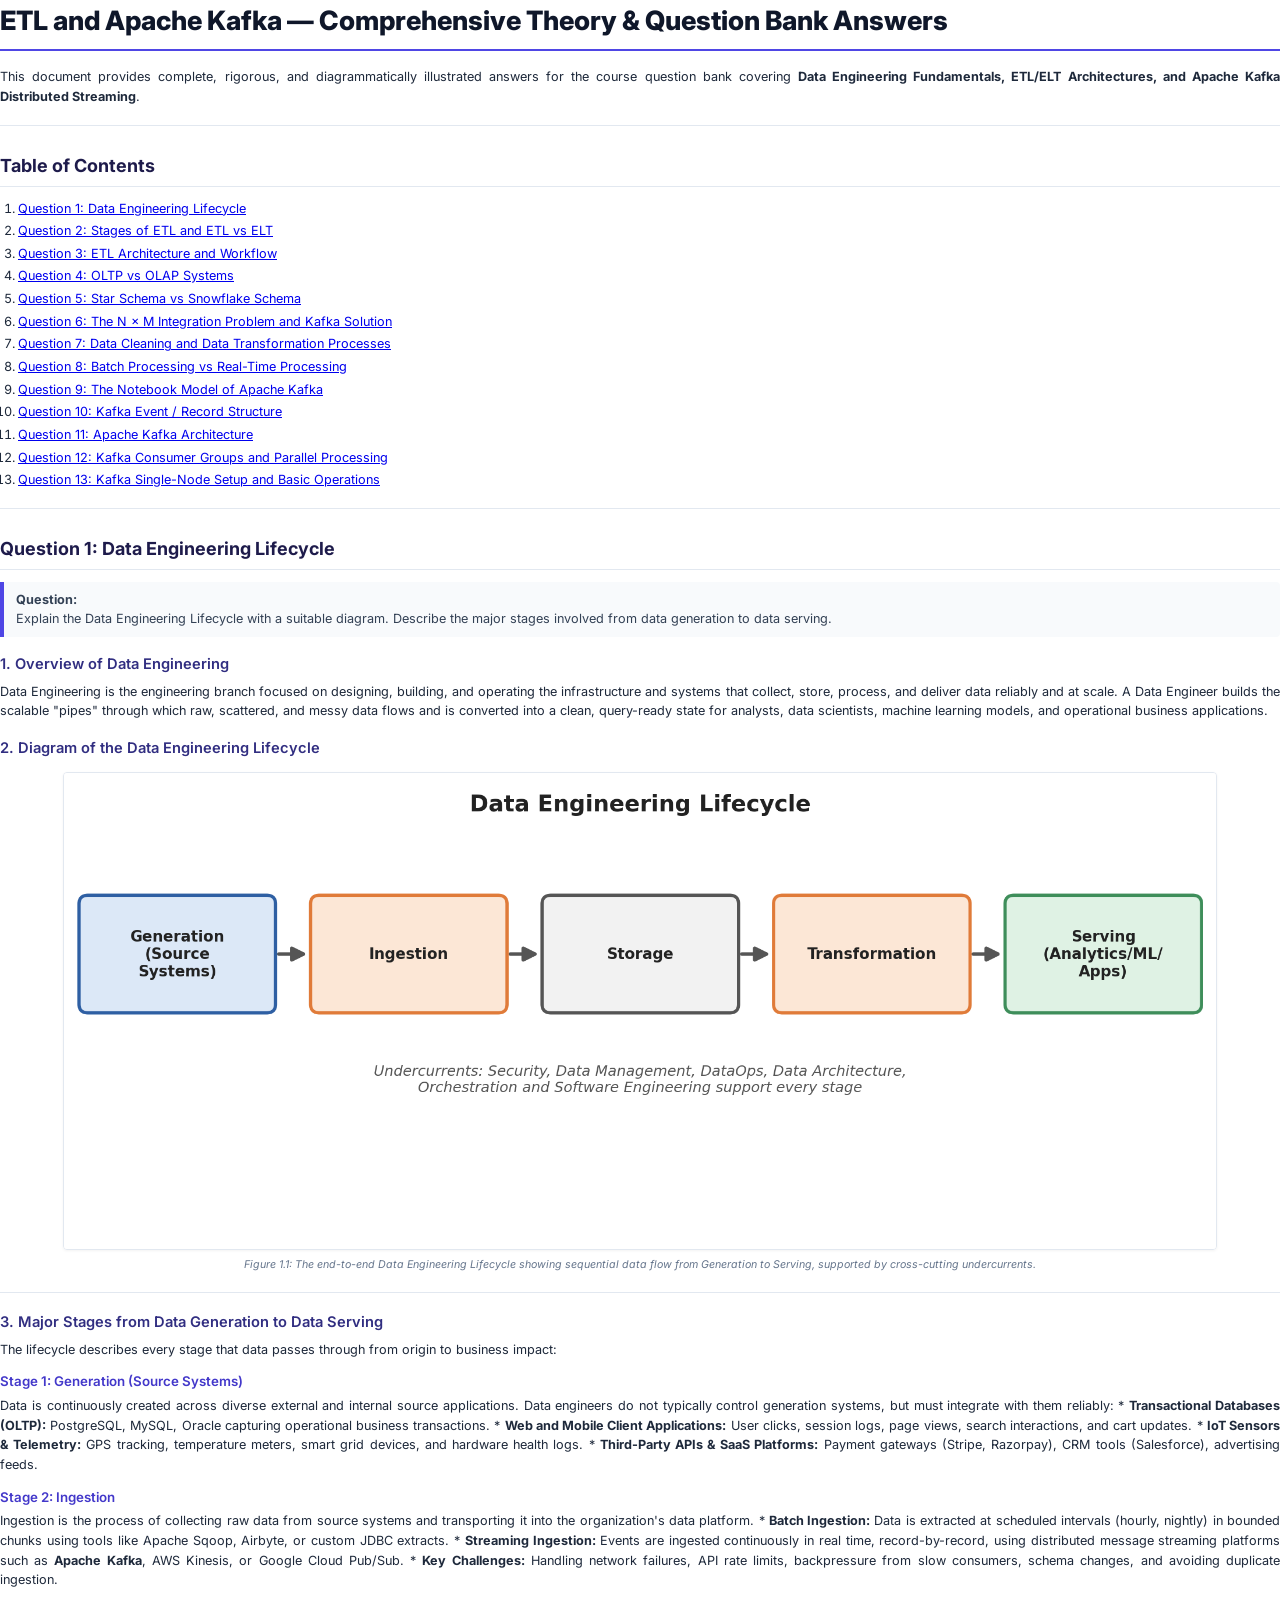
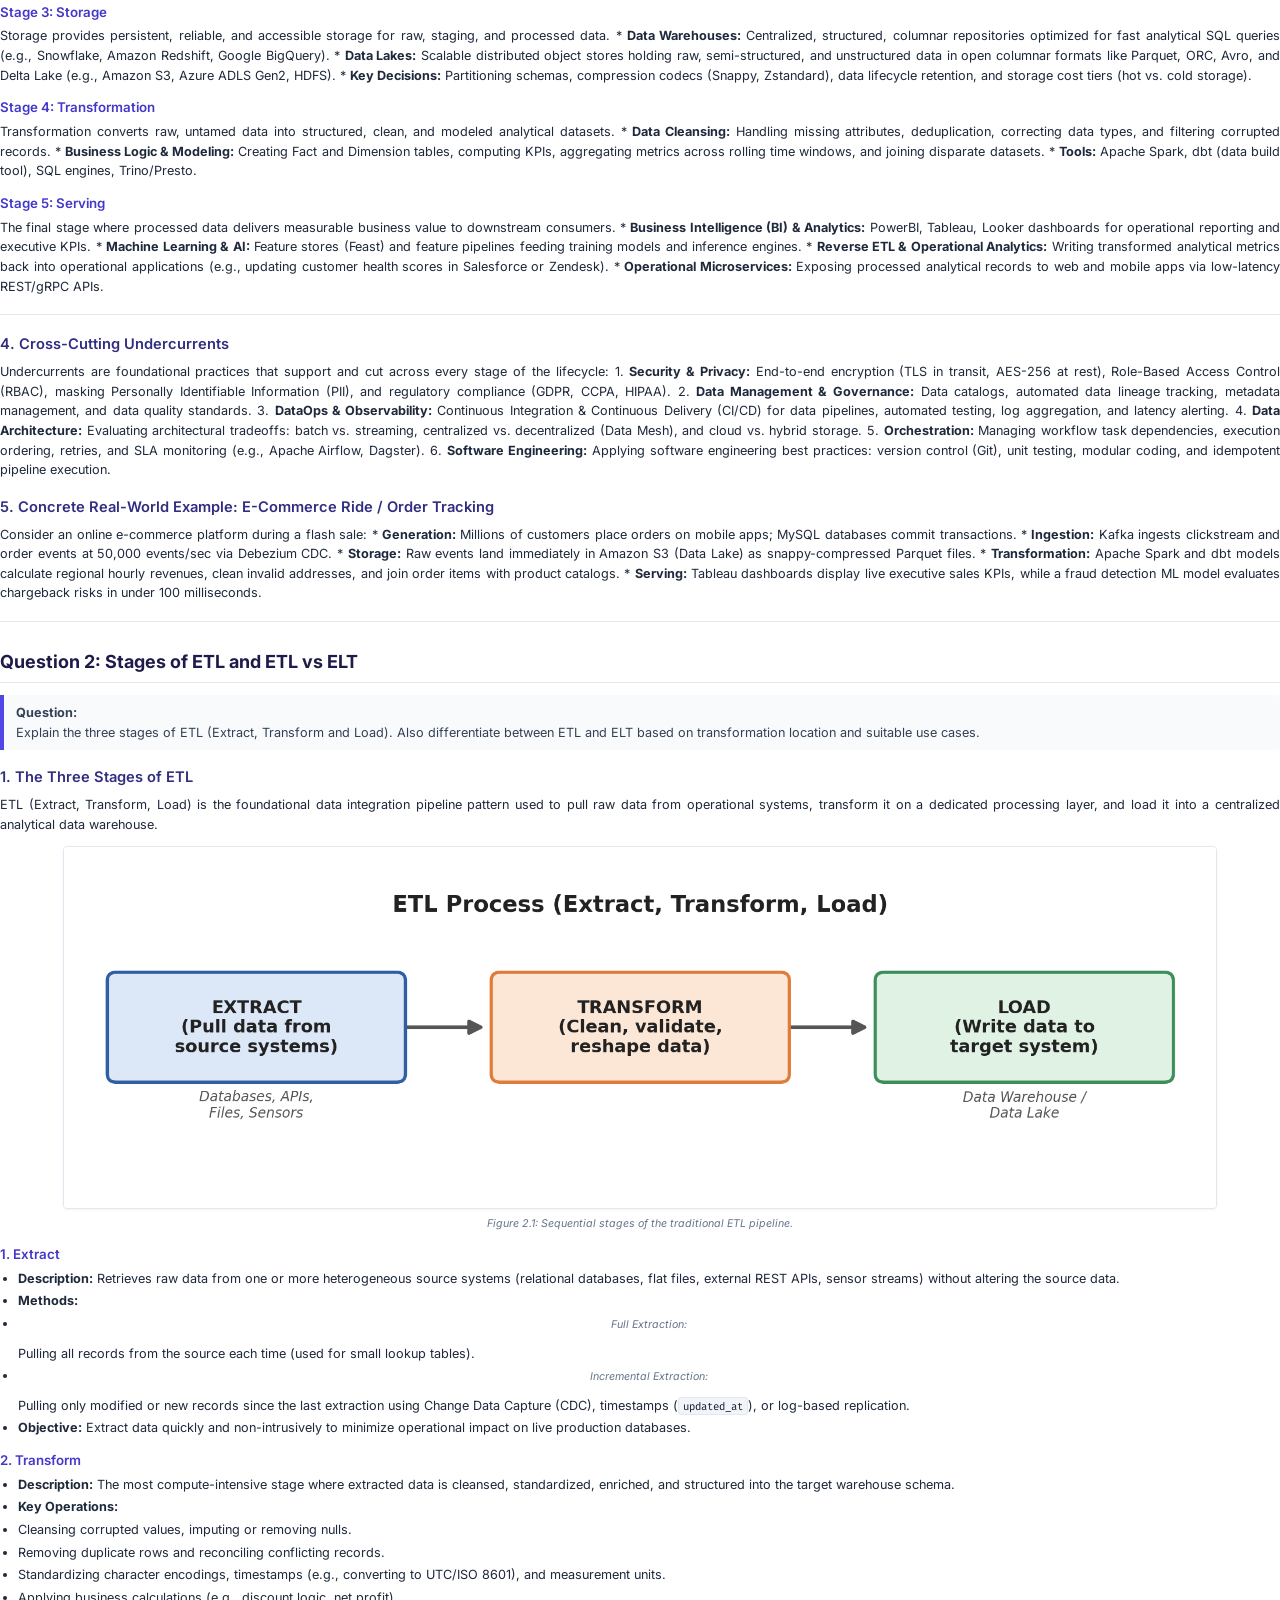
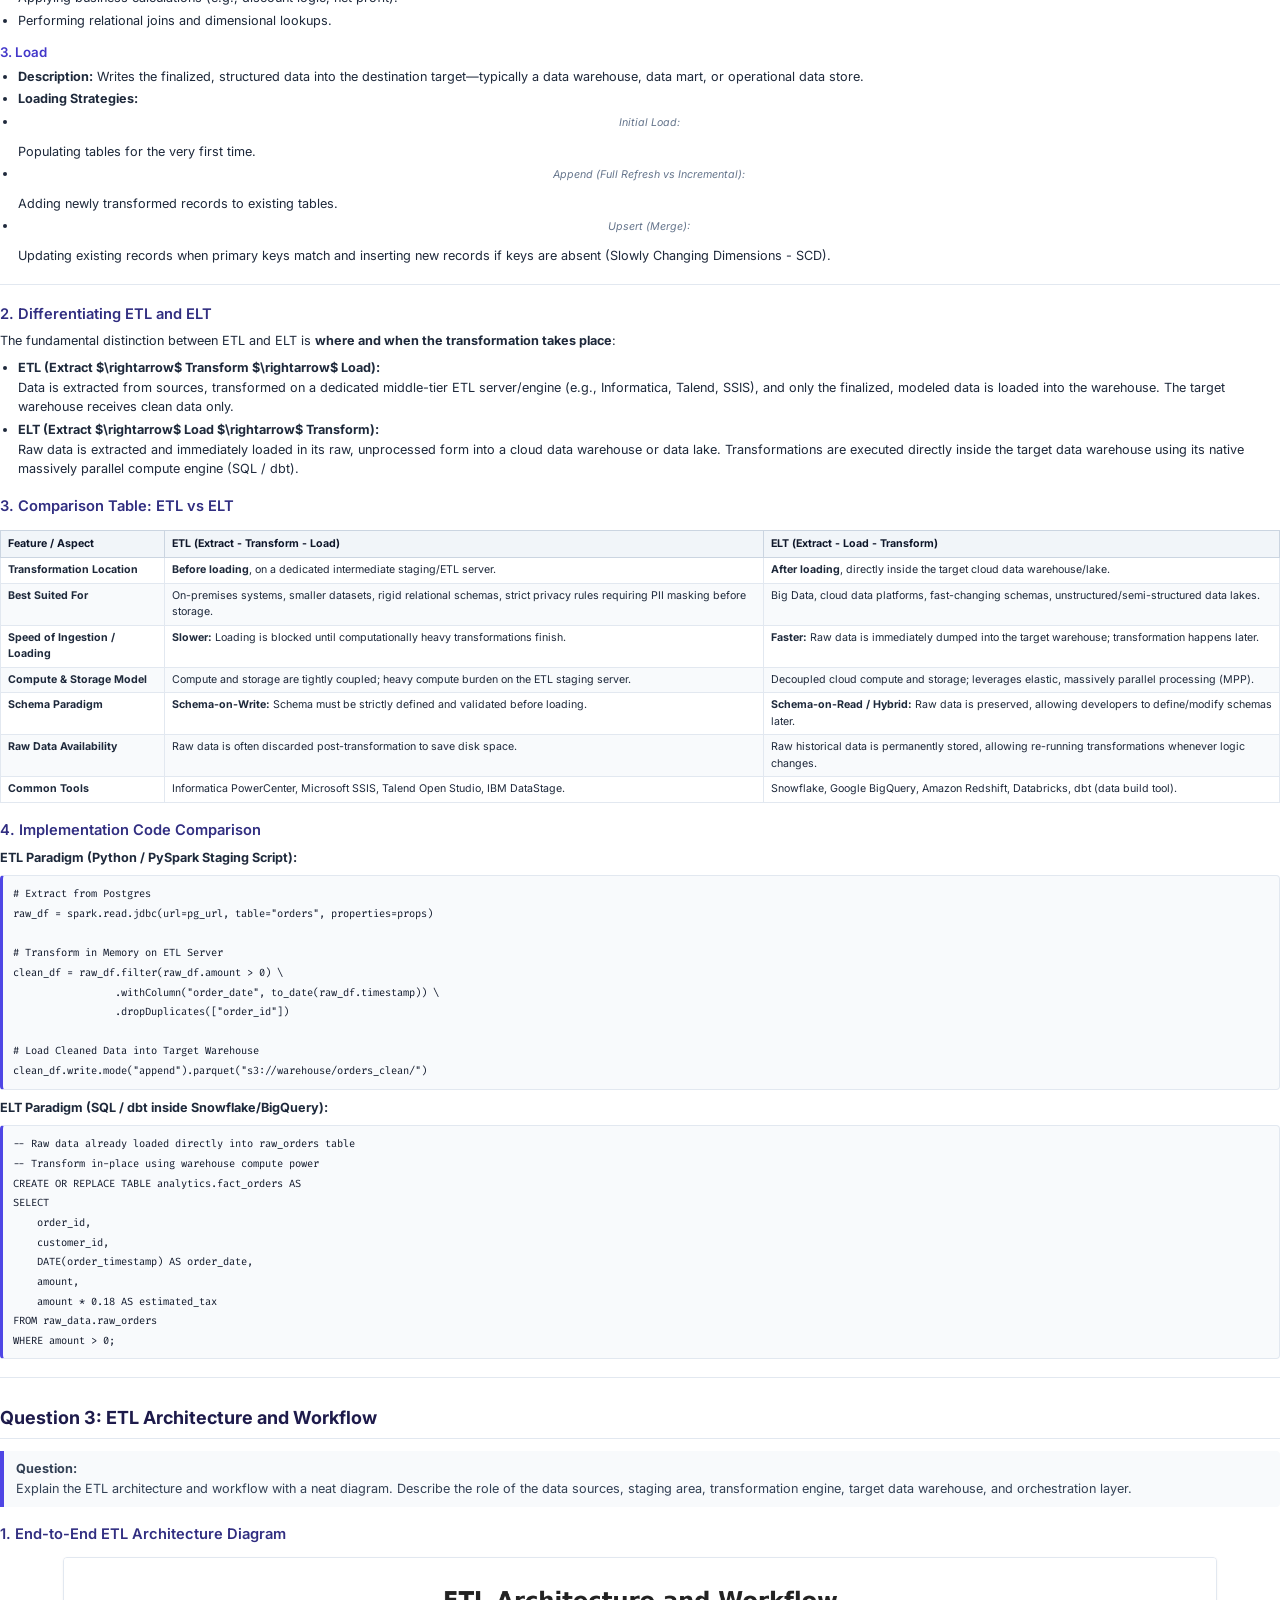
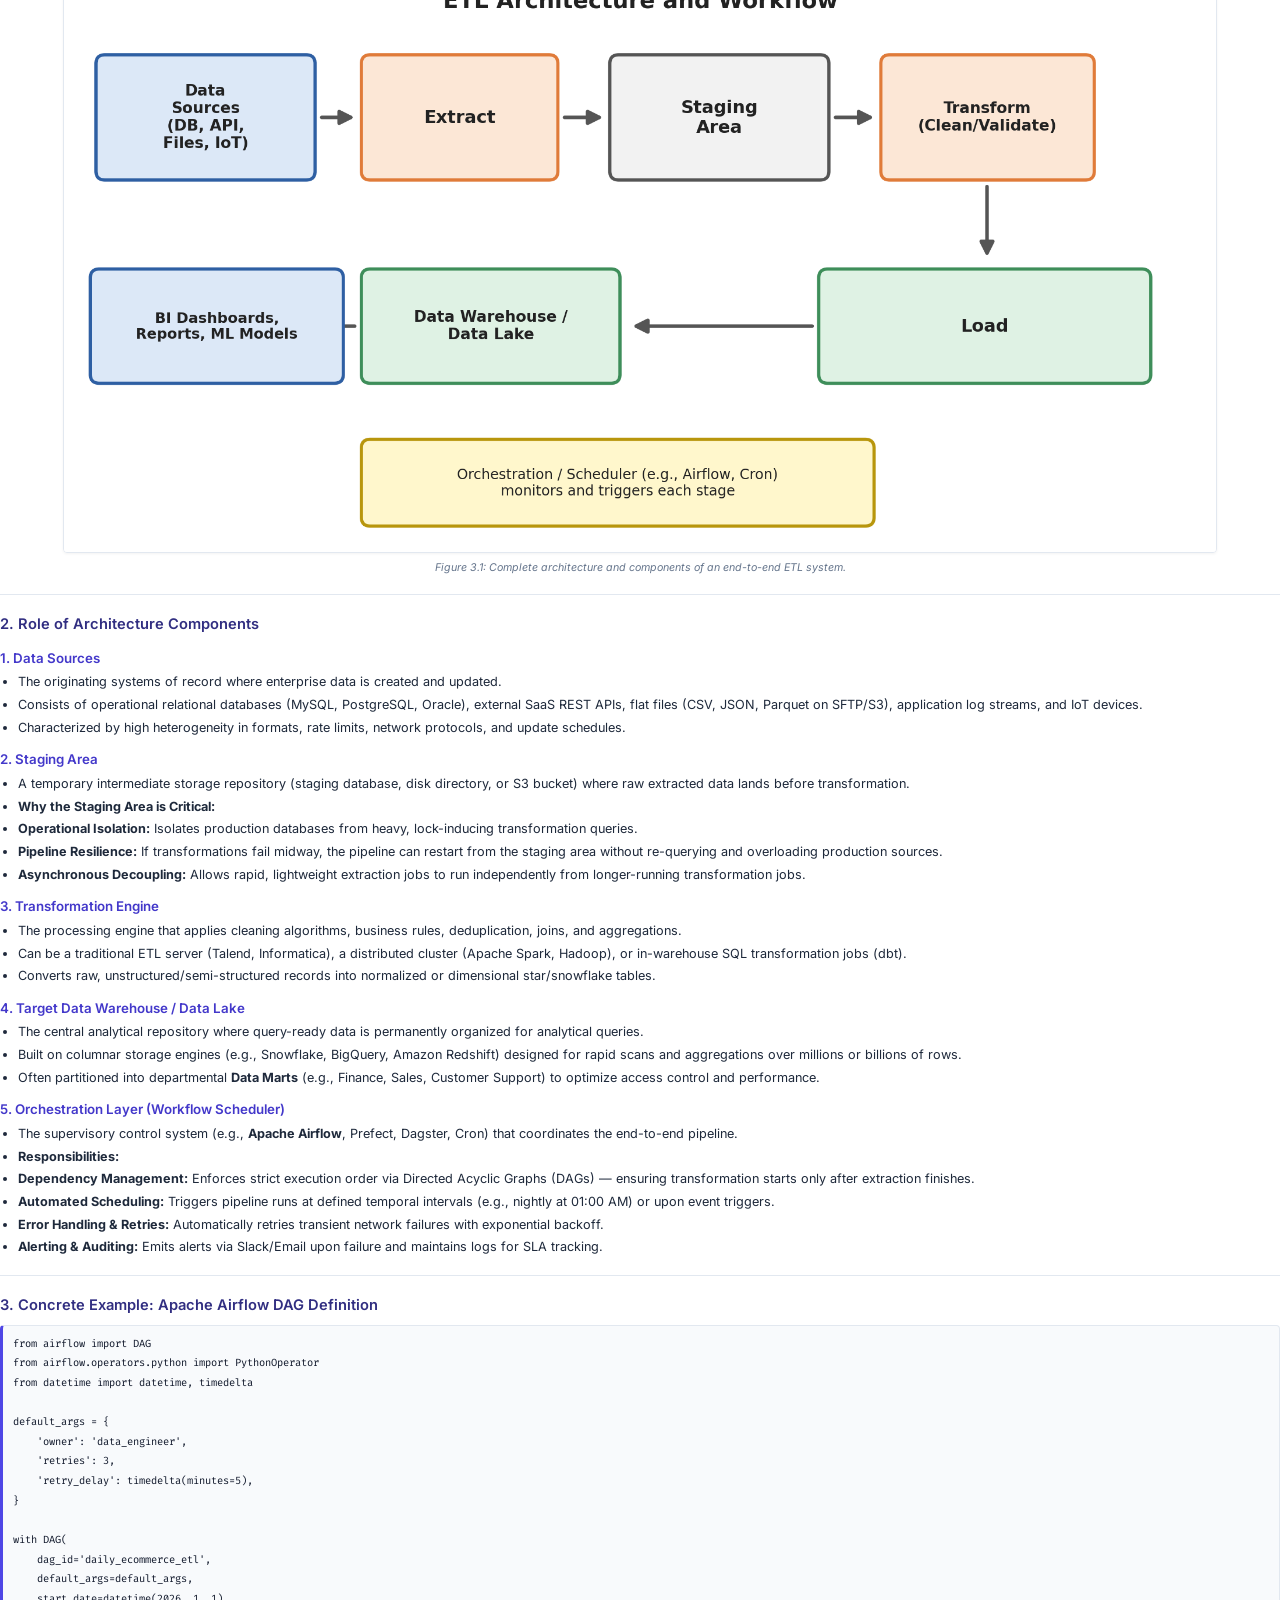
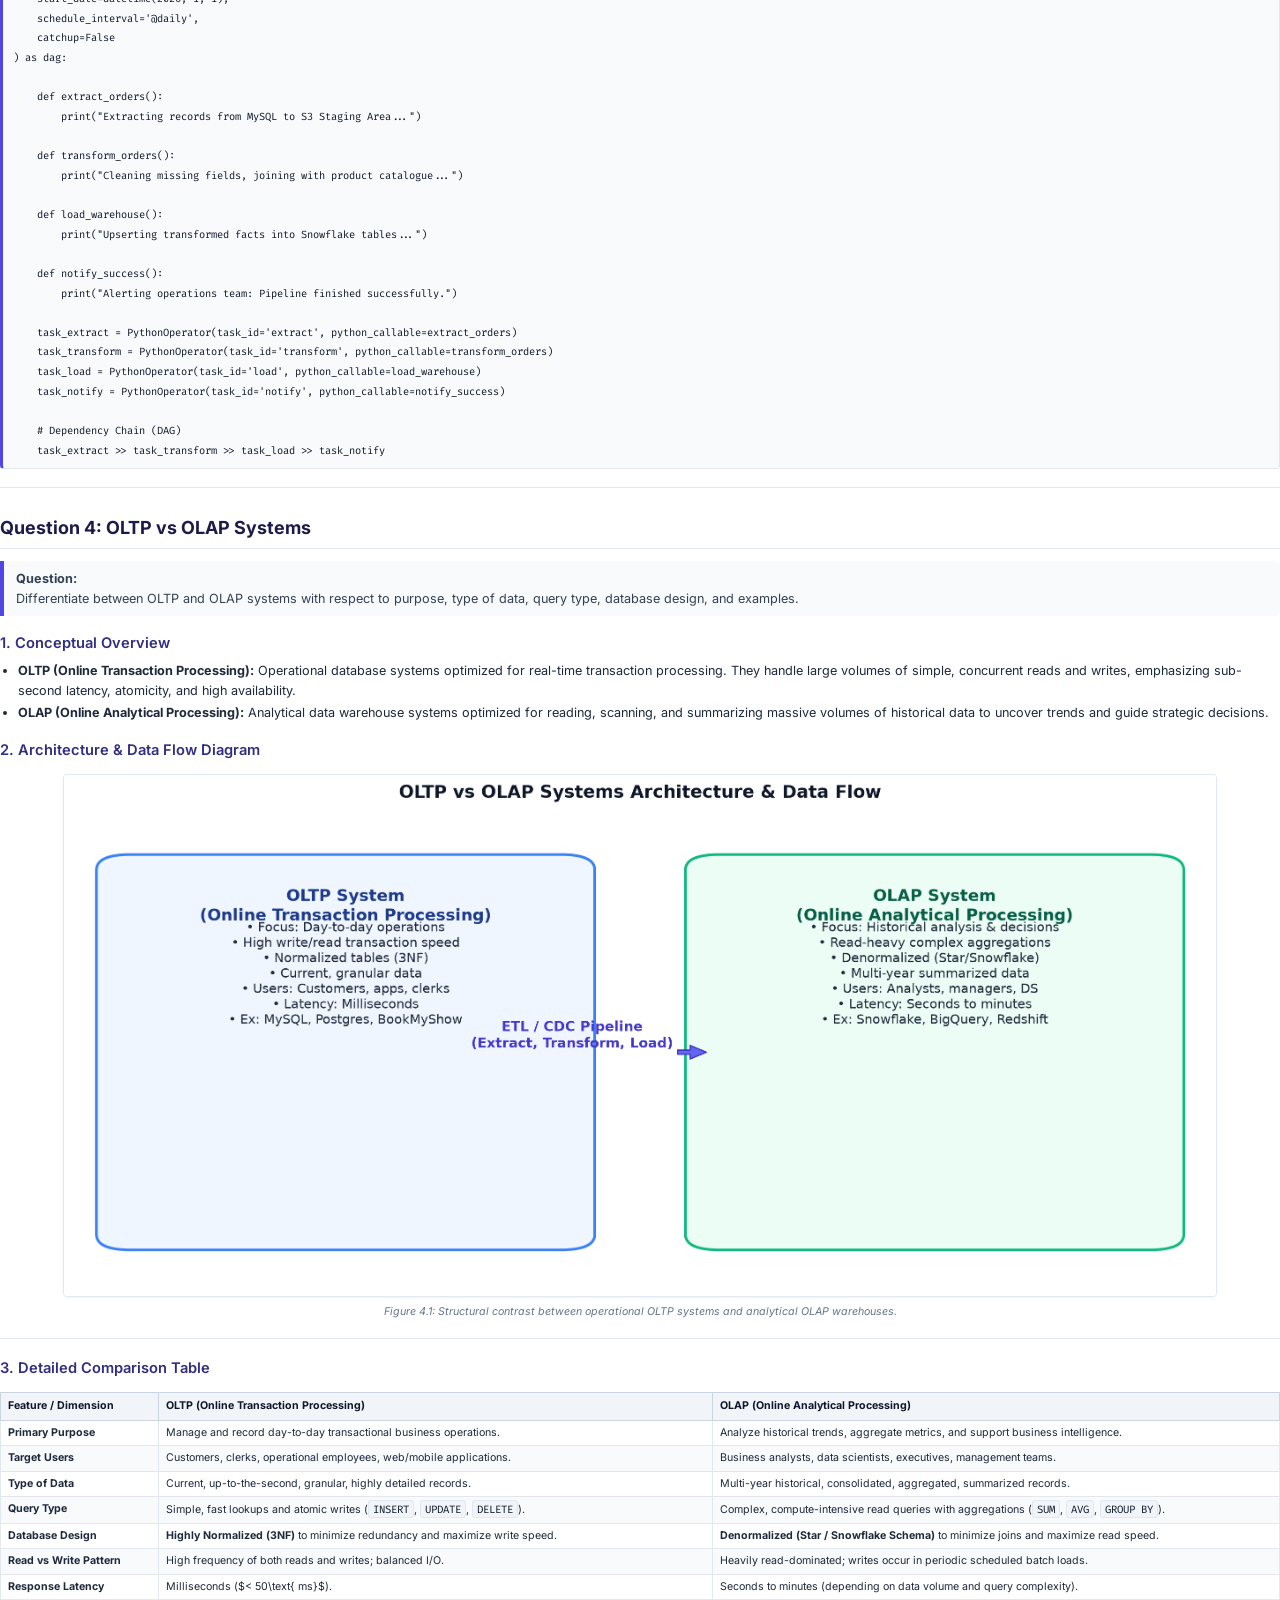
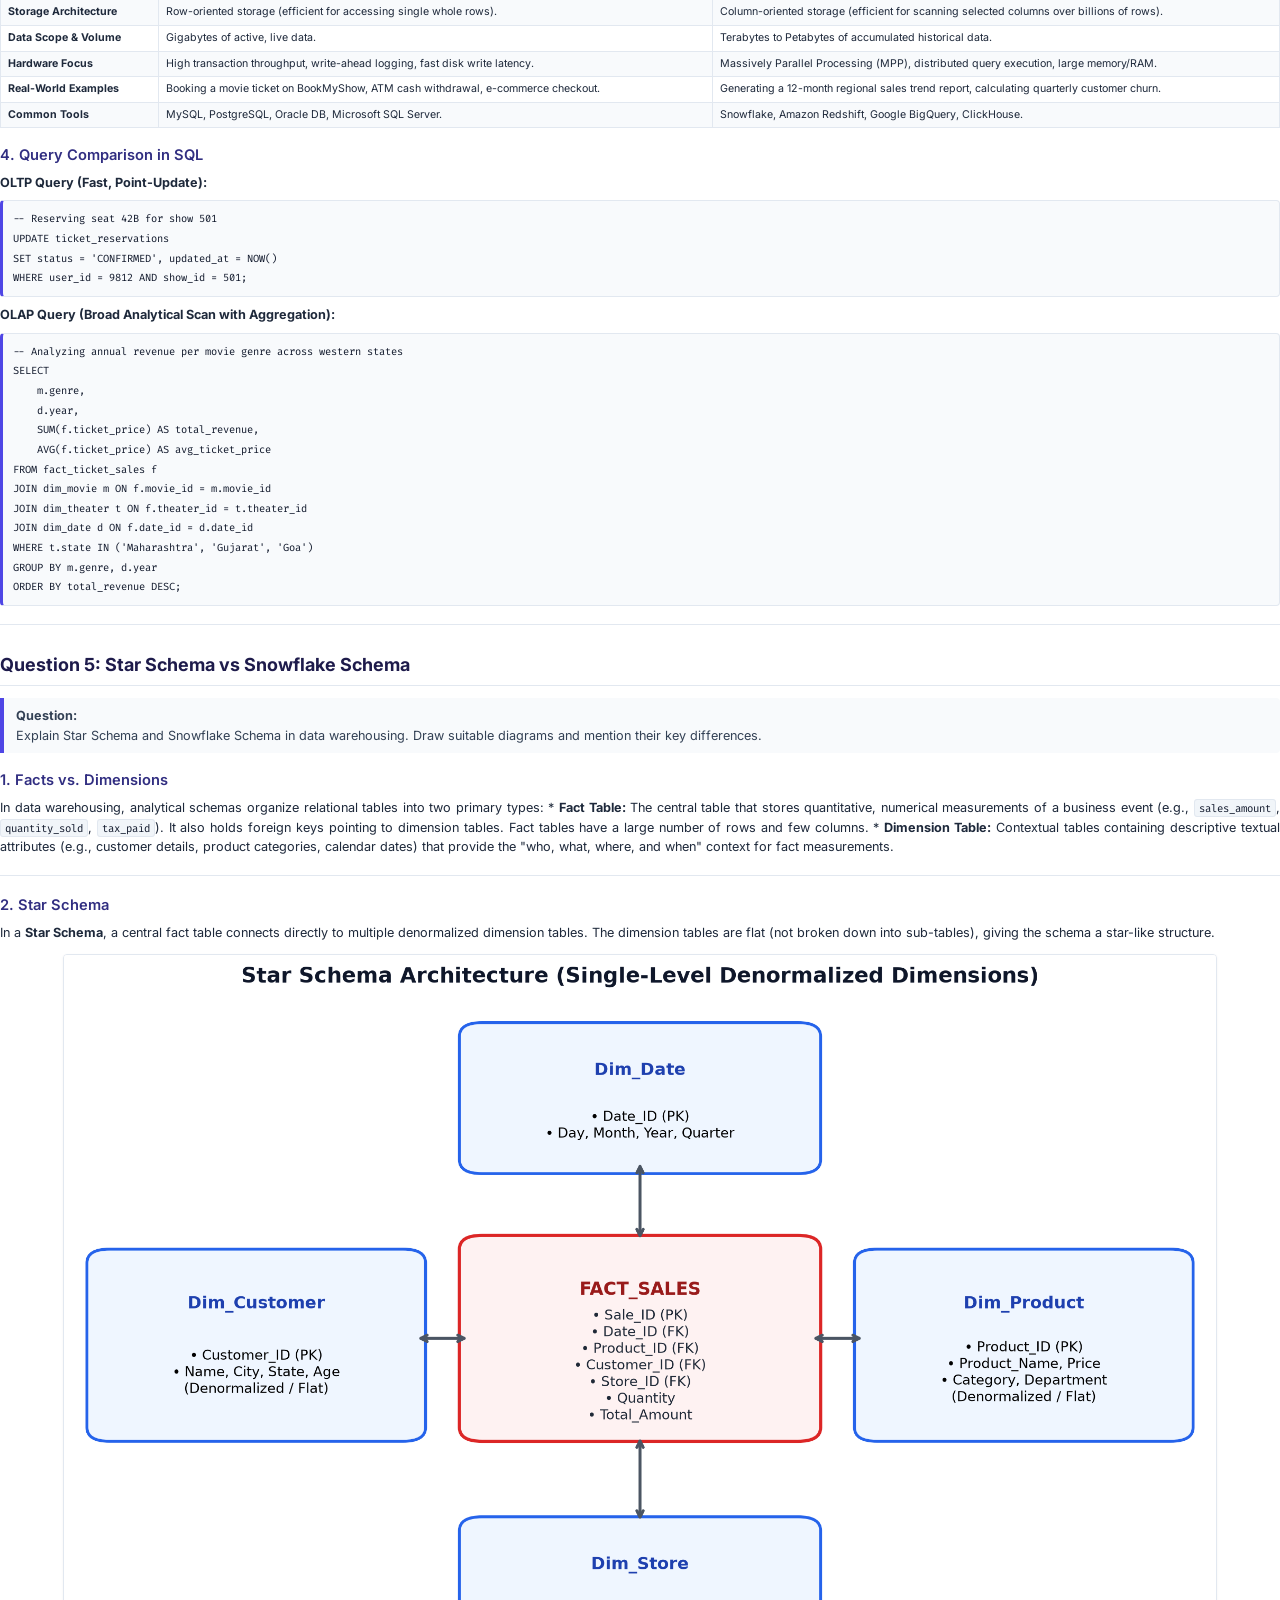
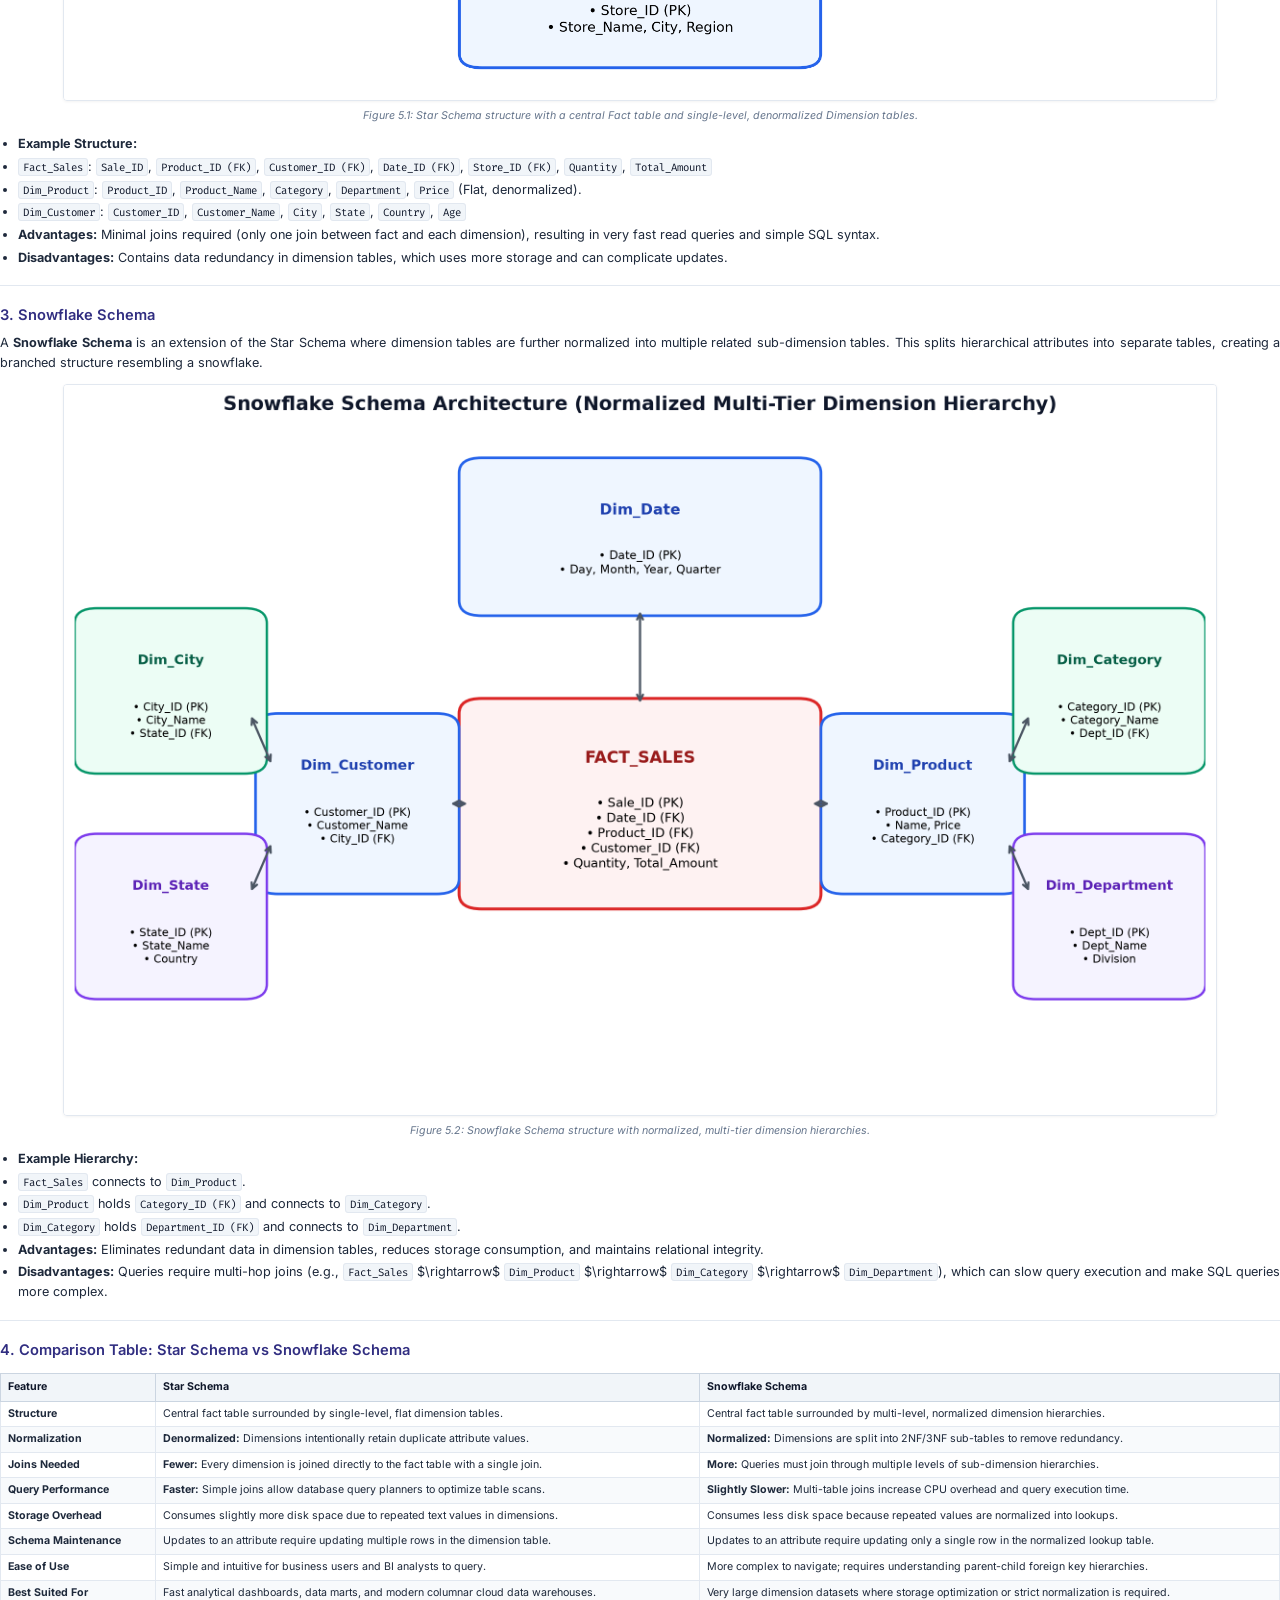
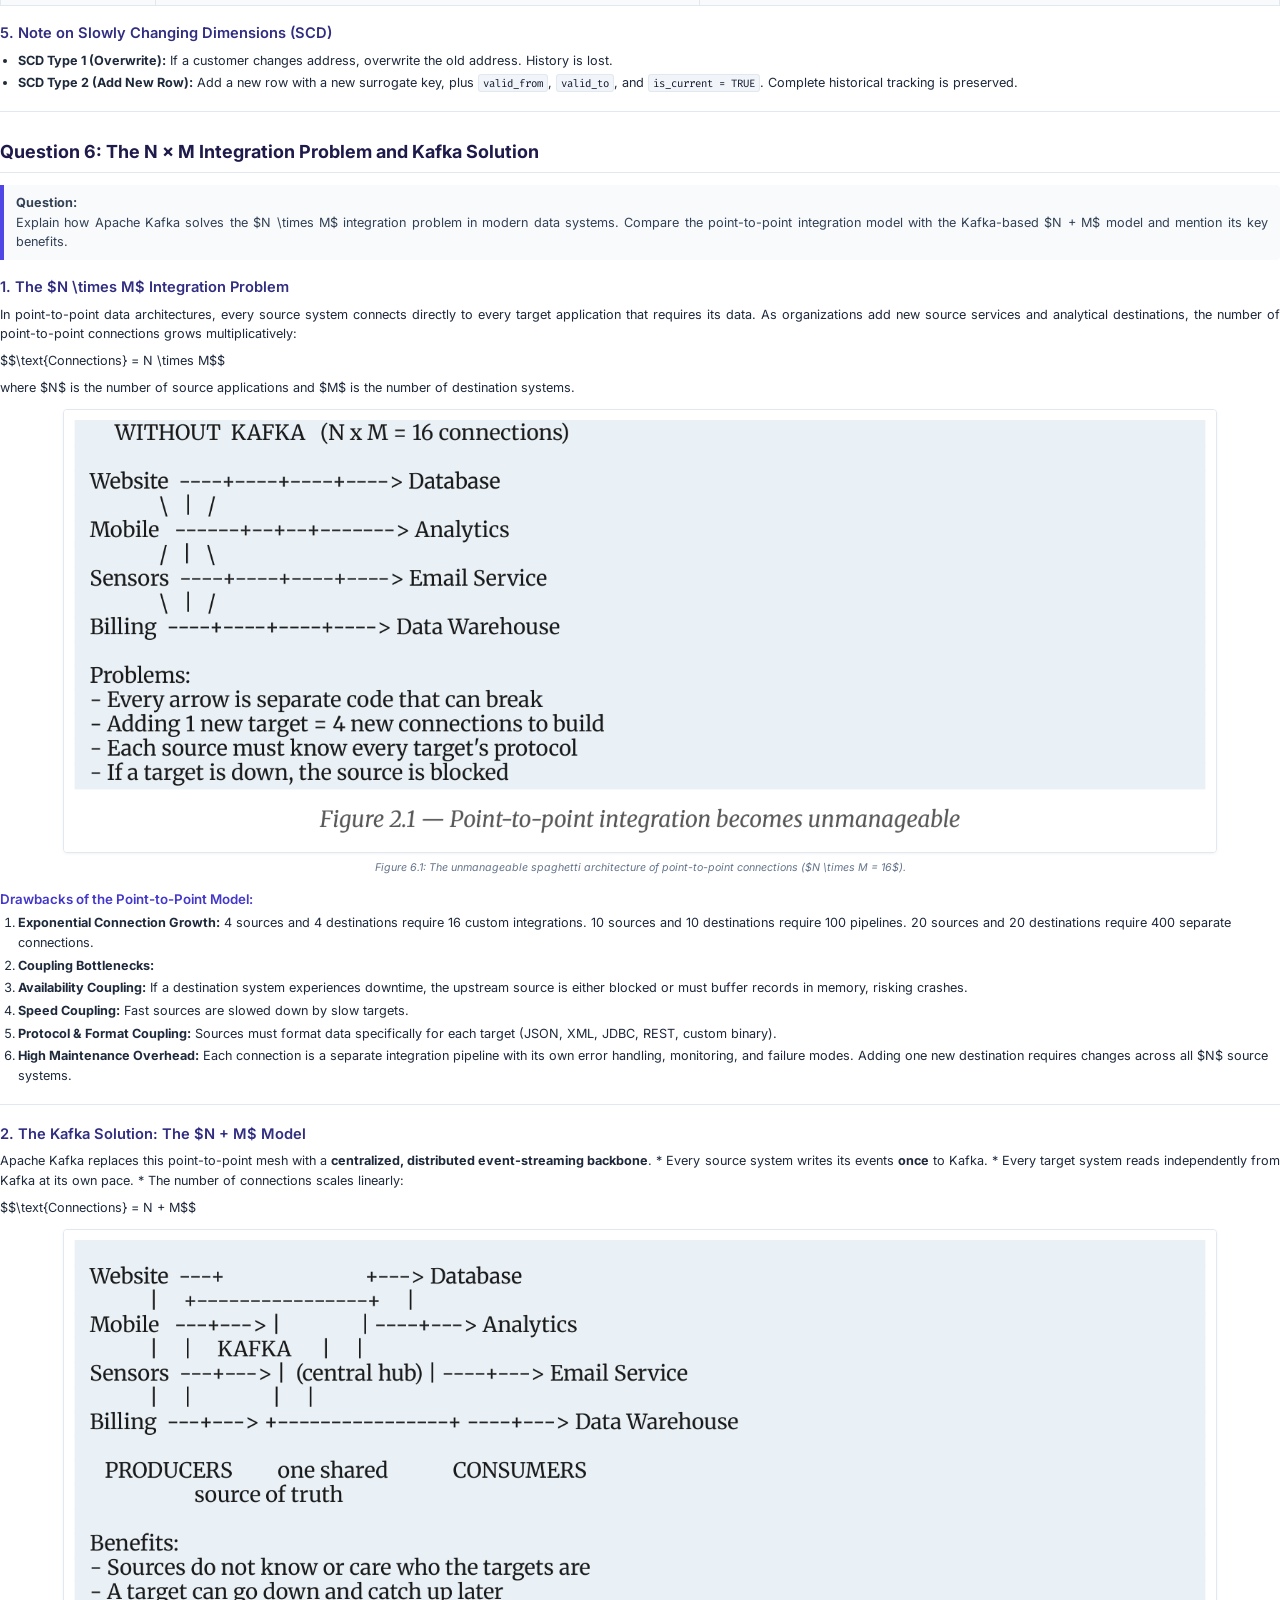
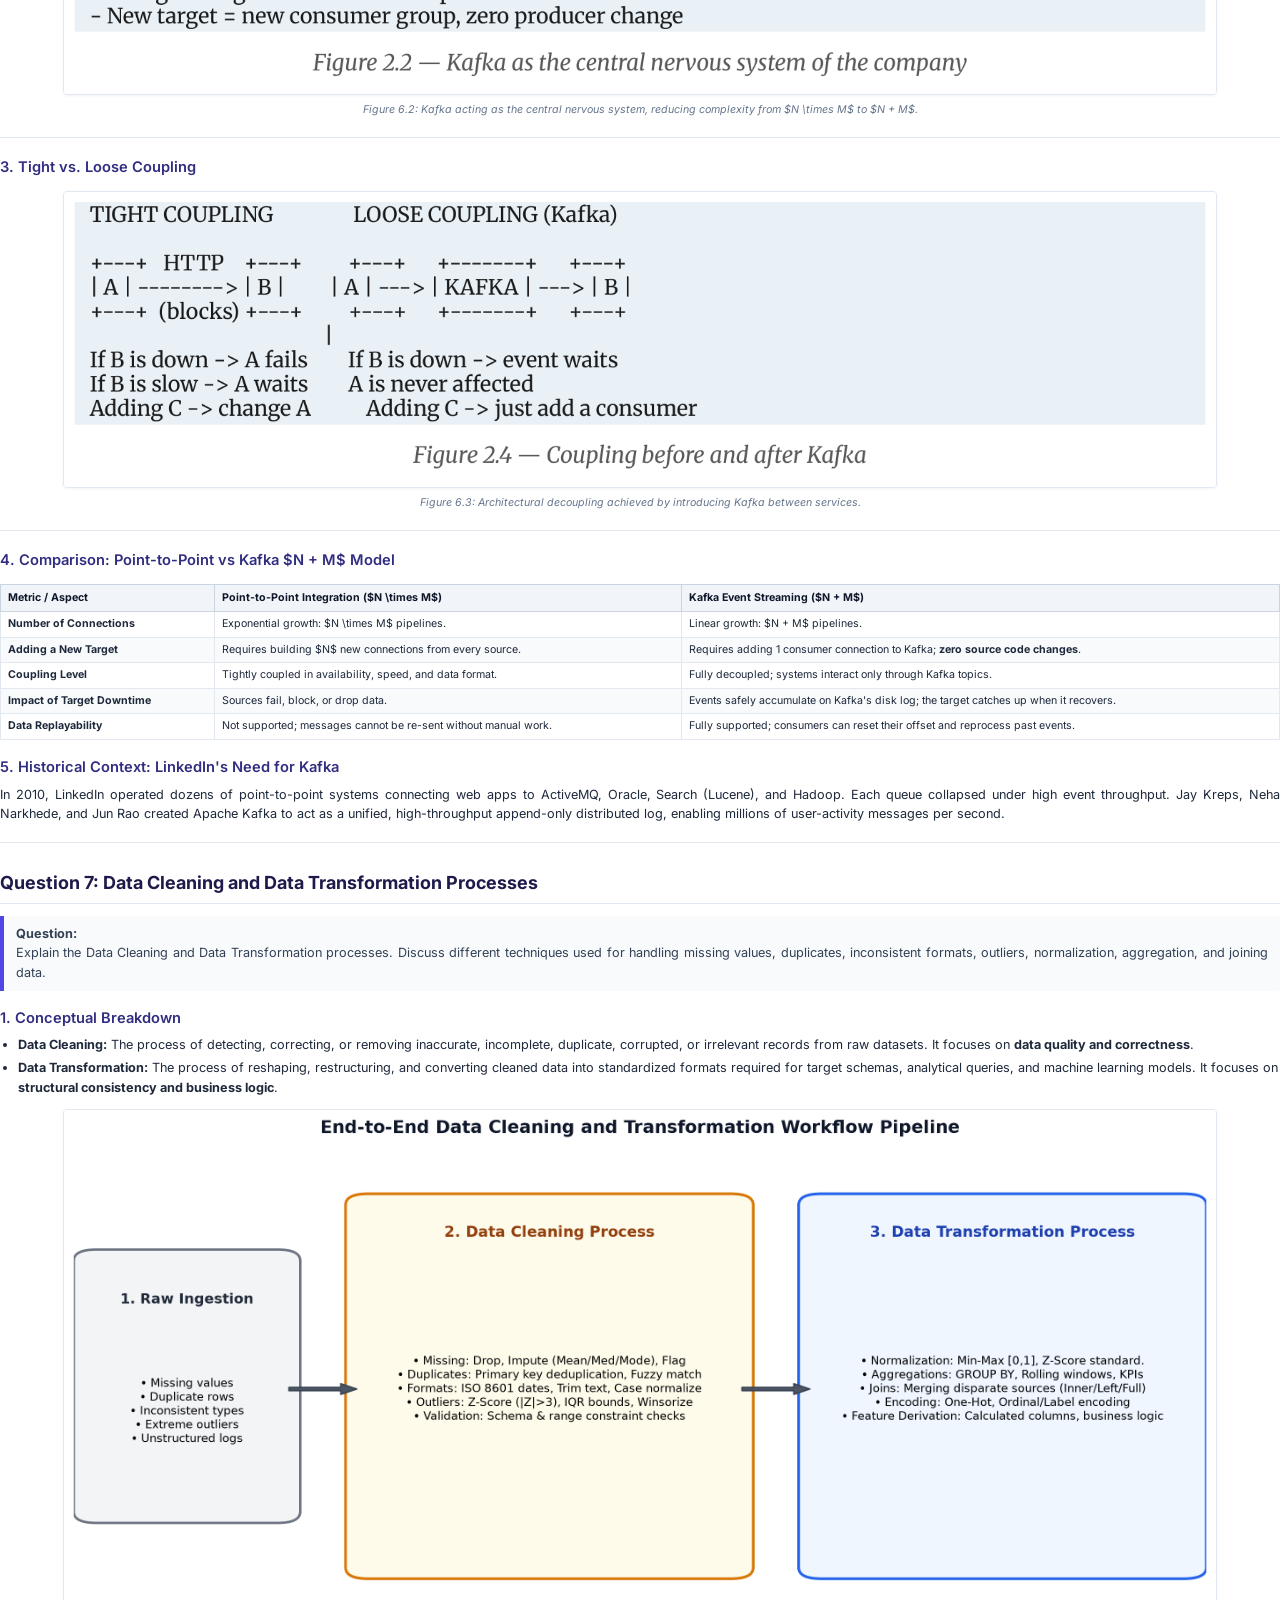
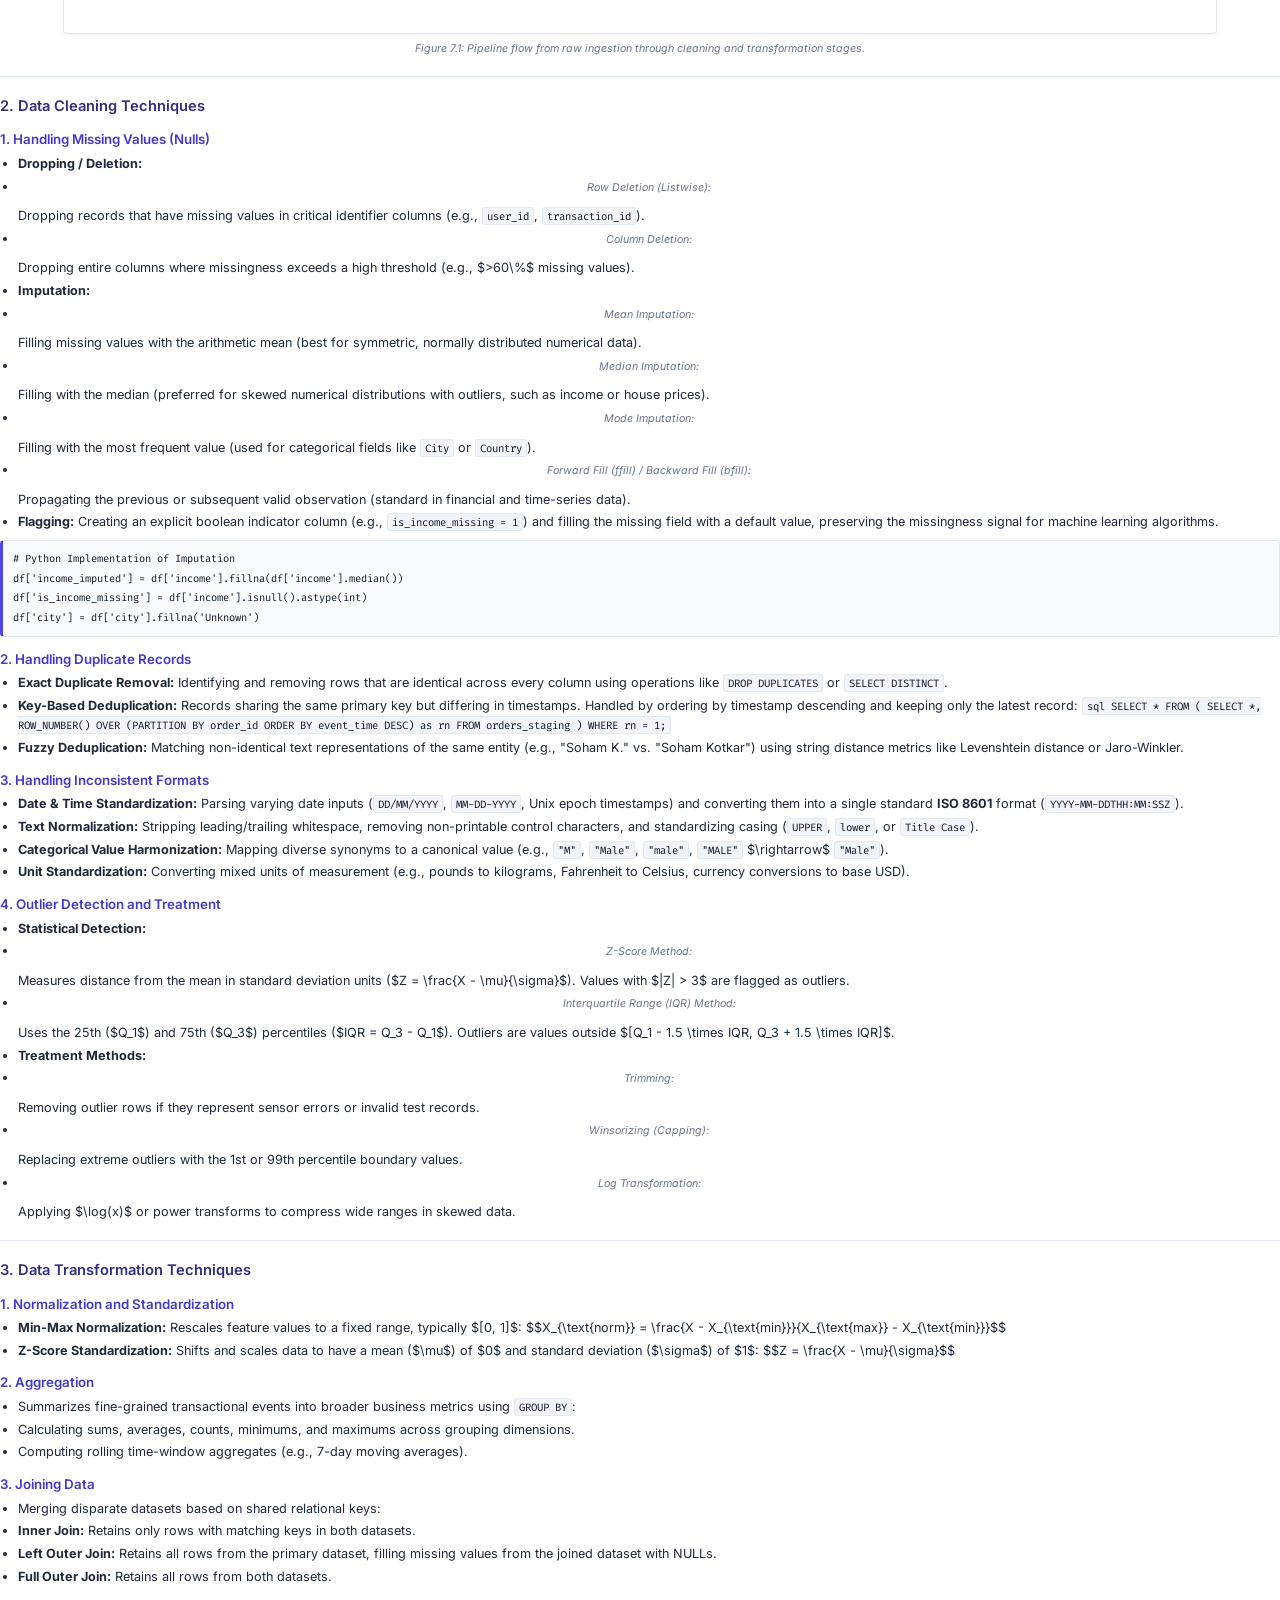
<file: 5th_sem/ETL-Kafka/questions/answers.html>
<!DOCTYPE html>
<html lang="en">
<head>
<meta charset="UTF-8">
<title>ETL & Apache Kafka Question Bank Answers</title>
<style>
    @import url('https://fonts.googleapis.com/css2?family=Inter:wght@300;400;500;600;700;800&family=Fira+Code:wght@400;500&display=swap');

    @page {
        size: A4;
        margin: 20mm 15mm 20mm 15mm;
    }

    body {
        font-family: 'Inter', -apple-system, BlinkMacSystemFont, 'Segoe UI', Roboto, sans-serif;
        color: #1e293b;
        line-height: 1.55;
        font-size: 9.5pt;
        background-color: #ffffff;
        margin: 0;
        padding: 0;
    }

    h1 {
        color: #0f172a;
        font-size: 20pt;
        font-weight: 800;
        border-bottom: 2.5px solid #4f46e5;
        padding-bottom: 8px;
        margin-top: 0;
        margin-bottom: 16px;
        page-break-after: avoid;
    }

    h2 {
        color: #1e1b4b;
        font-size: 13.5pt;
        font-weight: 700;
        border-bottom: 1.5px solid #e2e8f0;
        padding-bottom: 6px;
        margin-top: 26px;
        margin-bottom: 12px;
        page-break-after: avoid;
        break-before: page;
    }

    /* First h2 after table of contents does not need extra break */
    h2:first-of-type {
        break-before: auto;
    }

    h3 {
        color: #312e81;
        font-size: 11pt;
        font-weight: 600;
        margin-top: 16px;
        margin-bottom: 6px;
        page-break-after: avoid;
    }

    h4 {
        color: #4338ca;
        font-size: 10pt;
        font-weight: 600;
        margin-top: 12px;
        margin-bottom: 4px;
        page-break-after: avoid;
    }

    p {
        margin-top: 0;
        margin-bottom: 7px;
        text-align: justify;
    }

    blockquote {
        background-color: #f8fafc;
        border-left: 4px solid #4f46e5;
        margin: 10px 0;
        padding: 8px 12px;
        color: #334155;
        font-style: italic;
        border-radius: 0 4px 4px 0;
        page-break-inside: avoid;
    }

    blockquote p {
        margin: 0;
        font-style: normal;
    }

    table {
        width: 100%;
        border-collapse: collapse;
        margin: 12px 0;
        font-size: 8pt;
        page-break-inside: avoid;
    }

    th {
        background-color: #f1f5f9;
        color: #0f172a;
        font-weight: 700;
        border: 1px solid #cbd5e1;
        padding: 5px 7px;
        text-align: left;
    }

    td {
        border: 1px solid #e2e8f0;
        padding: 4px 7px;
        vertical-align: top;
    }

    tr:nth-child(even) {
        background-color: #f8fafc;
    }

    code {
        font-family: 'Fira Code', Consolas, monospace;
        font-size: 8pt;
        background-color: #f1f5f9;
        color: #0f172a;
        padding: 1px 4px;
        border-radius: 3px;
        border: 1px solid #e2e8f0;
    }

    pre {
        background-color: #f8fafc;
        border: 1px solid #e2e8f0;
        border-left: 3.5px solid #4f46e5;
        padding: 8px 10px;
        border-radius: 4px;
        overflow-x: auto;
        margin: 8px 0;
        page-break-inside: avoid;
    }

    pre code {
        background: transparent;
        border: none;
        padding: 0;
        font-size: 7.8pt;
        line-height: 1.4;
        color: #0f172a;
    }

    img {
        max-width: 90%;
        height: auto;
        display: block;
        margin: 12px auto 4px auto;
        border: 1px solid #e2e8f0;
        border-radius: 4px;
        box-shadow: 0 1px 3px rgba(0,0,0,0.05);
        page-break-inside: avoid;
    }

    em {
        color: #64748b;
        font-size: 8pt;
        display: block;
        text-align: center;
        margin-bottom: 10px;
    }

    ul, ol {
        margin-top: 3px;
        margin-bottom: 8px;
        padding-left: 18px;
    }

    li {
        margin-bottom: 3px;
    }

    hr {
        border: none;
        border-top: 1px solid #e2e8f0;
        margin: 18px 0;
    }
</style>
</head>
<body>
<h1 id="etl-and-apache-kafka-comprehensive-theory-question-bank-answers">ETL and Apache Kafka — Comprehensive Theory &amp; Question Bank Answers</h1>
<p>This document provides complete, rigorous, and diagrammatically illustrated answers for the course question bank covering <strong>Data Engineering Fundamentals, ETL/ELT Architectures, and Apache Kafka Distributed Streaming</strong>.</p>
<hr />
<h2 id="table-of-contents">Table of Contents</h2>
<ol>
<li><a href="#question-1-data-engineering-lifecycle">Question 1: Data Engineering Lifecycle</a></li>
<li><a href="#question-2-stages-of-etl-and-etl-vs-elt">Question 2: Stages of ETL and ETL vs ELT</a></li>
<li><a href="#question-3-etl-architecture-and-workflow">Question 3: ETL Architecture and Workflow</a></li>
<li><a href="#question-4-oltp-vs-olap-systems">Question 4: OLTP vs OLAP Systems</a></li>
<li><a href="#question-5-star-schema-vs-snowflake-schema">Question 5: Star Schema vs Snowflake Schema</a></li>
<li><a href="#question-6-the-n--m-integration-problem-and-kafka-solution">Question 6: The N × M Integration Problem and Kafka Solution</a></li>
<li><a href="#question-7-data-cleaning-and-data-transformation-processes">Question 7: Data Cleaning and Data Transformation Processes</a></li>
<li><a href="#question-8-batch-processing-vs-real-time-processing">Question 8: Batch Processing vs Real-Time Processing</a></li>
<li><a href="#question-9-the-notebook-model-of-apache-kafka">Question 9: The Notebook Model of Apache Kafka</a></li>
<li><a href="#question-10-kafka-event--record-structure">Question 10: Kafka Event / Record Structure</a></li>
<li><a href="#question-11-apache-kafka-architecture">Question 11: Apache Kafka Architecture</a></li>
<li><a href="#question-12-kafka-consumer-groups-and-parallel-processing">Question 12: Kafka Consumer Groups and Parallel Processing</a></li>
<li><a href="#question-13-kafka-single-node-setup-and-basic-operations">Question 13: Kafka Single-Node Setup and Basic Operations</a></li>
</ol>
<hr />
<h2 id="question-1-data-engineering-lifecycle">Question 1: Data Engineering Lifecycle</h2>
<blockquote>
<p><strong>Question:</strong><br />
Explain the Data Engineering Lifecycle with a suitable diagram. Describe the major stages involved from data generation to data serving.</p>
</blockquote>
<h3 id="1-overview-of-data-engineering">1. Overview of Data Engineering</h3>
<p>Data Engineering is the engineering branch focused on designing, building, and operating the infrastructure and systems that collect, store, process, and deliver data reliably and at scale. A Data Engineer builds the scalable "pipes" through which raw, scattered, and messy data flows and is converted into a clean, query-ready state for analysts, data scientists, machine learning models, and operational business applications.</p>
<h3 id="2-diagram-of-the-data-engineering-lifecycle">2. Diagram of the Data Engineering Lifecycle</h3>
<p><img alt="Figure 1.1 — The Data Engineering Lifecycle" src="images/data_engineering_lifecycle.png" /></p>
<p><em>Figure 1.1: The end-to-end Data Engineering Lifecycle showing sequential data flow from Generation to Serving, supported by cross-cutting undercurrents.</em></p>
<hr />
<h3 id="3-major-stages-from-data-generation-to-data-serving">3. Major Stages from Data Generation to Data Serving</h3>
<p>The lifecycle describes every stage that data passes through from origin to business impact:</p>
<h4 id="stage-1-generation-source-systems">Stage 1: Generation (Source Systems)</h4>
<p>Data is continuously created across diverse external and internal source applications. Data engineers do not typically control generation systems, but must integrate with them reliably:
* <strong>Transactional Databases (OLTP):</strong> PostgreSQL, MySQL, Oracle capturing operational business transactions.
* <strong>Web and Mobile Client Applications:</strong> User clicks, session logs, page views, search interactions, and cart updates.
* <strong>IoT Sensors &amp; Telemetry:</strong> GPS tracking, temperature meters, smart grid devices, and hardware health logs.
* <strong>Third-Party APIs &amp; SaaS Platforms:</strong> Payment gateways (Stripe, Razorpay), CRM tools (Salesforce), advertising feeds.</p>
<h4 id="stage-2-ingestion">Stage 2: Ingestion</h4>
<p>Ingestion is the process of collecting raw data from source systems and transporting it into the organization's data platform.
* <strong>Batch Ingestion:</strong> Data is extracted at scheduled intervals (hourly, nightly) in bounded chunks using tools like Apache Sqoop, Airbyte, or custom JDBC extracts.
* <strong>Streaming Ingestion:</strong> Events are ingested continuously in real time, record-by-record, using distributed message streaming platforms such as <strong>Apache Kafka</strong>, AWS Kinesis, or Google Cloud Pub/Sub.
* <strong>Key Challenges:</strong> Handling network failures, API rate limits, backpressure from slow consumers, schema changes, and avoiding duplicate ingestion.</p>
<h4 id="stage-3-storage">Stage 3: Storage</h4>
<p>Storage provides persistent, reliable, and accessible storage for raw, staging, and processed data.
* <strong>Data Warehouses:</strong> Centralized, structured, columnar repositories optimized for fast analytical SQL queries (e.g., Snowflake, Amazon Redshift, Google BigQuery).
* <strong>Data Lakes:</strong> Scalable distributed object stores holding raw, semi-structured, and unstructured data in open columnar formats like Parquet, ORC, Avro, and Delta Lake (e.g., Amazon S3, Azure ADLS Gen2, HDFS).
* <strong>Key Decisions:</strong> Partitioning schemas, compression codecs (Snappy, Zstandard), data lifecycle retention, and storage cost tiers (hot vs. cold storage).</p>
<h4 id="stage-4-transformation">Stage 4: Transformation</h4>
<p>Transformation converts raw, untamed data into structured, clean, and modeled analytical datasets.
* <strong>Data Cleansing:</strong> Handling missing attributes, deduplication, correcting data types, and filtering corrupted records.
* <strong>Business Logic &amp; Modeling:</strong> Creating Fact and Dimension tables, computing KPIs, aggregating metrics across rolling time windows, and joining disparate datasets.
* <strong>Tools:</strong> Apache Spark, dbt (data build tool), SQL engines, Trino/Presto.</p>
<h4 id="stage-5-serving">Stage 5: Serving</h4>
<p>The final stage where processed data delivers measurable business value to downstream consumers.
* <strong>Business Intelligence (BI) &amp; Analytics:</strong> PowerBI, Tableau, Looker dashboards for operational reporting and executive KPIs.
* <strong>Machine Learning &amp; AI:</strong> Feature stores (Feast) and feature pipelines feeding training models and inference engines.
* <strong>Reverse ETL &amp; Operational Analytics:</strong> Writing transformed analytical metrics back into operational applications (e.g., updating customer health scores in Salesforce or Zendesk).
* <strong>Operational Microservices:</strong> Exposing processed analytical records to web and mobile apps via low-latency REST/gRPC APIs.</p>
<hr />
<h3 id="4-cross-cutting-undercurrents">4. Cross-Cutting Undercurrents</h3>
<p>Undercurrents are foundational practices that support and cut across every stage of the lifecycle:
1. <strong>Security &amp; Privacy:</strong> End-to-end encryption (TLS in transit, AES-256 at rest), Role-Based Access Control (RBAC), masking Personally Identifiable Information (PII), and regulatory compliance (GDPR, CCPA, HIPAA).
2. <strong>Data Management &amp; Governance:</strong> Data catalogs, automated data lineage tracking, metadata management, and data quality standards.
3. <strong>DataOps &amp; Observability:</strong> Continuous Integration &amp; Continuous Delivery (CI/CD) for data pipelines, automated testing, log aggregation, and latency alerting.
4. <strong>Data Architecture:</strong> Evaluating architectural tradeoffs: batch vs. streaming, centralized vs. decentralized (Data Mesh), and cloud vs. hybrid storage.
5. <strong>Orchestration:</strong> Managing workflow task dependencies, execution ordering, retries, and SLA monitoring (e.g., Apache Airflow, Dagster).
6. <strong>Software Engineering:</strong> Applying software engineering best practices: version control (Git), unit testing, modular coding, and idempotent pipeline execution.</p>
<h3 id="5-concrete-real-world-example-e-commerce-ride-order-tracking">5. Concrete Real-World Example: E-Commerce Ride / Order Tracking</h3>
<p>Consider an online e-commerce platform during a flash sale:
* <strong>Generation:</strong> Millions of customers place orders on mobile apps; MySQL databases commit transactions.
* <strong>Ingestion:</strong> Kafka ingests clickstream and order events at 50,000 events/sec via Debezium CDC.
* <strong>Storage:</strong> Raw events land immediately in Amazon S3 (Data Lake) as snappy-compressed Parquet files.
* <strong>Transformation:</strong> Apache Spark and dbt models calculate regional hourly revenues, clean invalid addresses, and join order items with product catalogs.
* <strong>Serving:</strong> Tableau dashboards display live executive sales KPIs, while a fraud detection ML model evaluates chargeback risks in under 100 milliseconds.</p>
<hr />
<h2 id="question-2-stages-of-etl-and-etl-vs-elt">Question 2: Stages of ETL and ETL vs ELT</h2>
<blockquote>
<p><strong>Question:</strong><br />
Explain the three stages of ETL (Extract, Transform and Load). Also differentiate between ETL and ELT based on transformation location and suitable use cases.</p>
</blockquote>
<h3 id="1-the-three-stages-of-etl">1. The Three Stages of ETL</h3>
<p>ETL (Extract, Transform, Load) is the foundational data integration pipeline pattern used to pull raw data from operational systems, transform it on a dedicated processing layer, and load it into a centralized analytical data warehouse.</p>
<p><img alt="Figure 2.1 — The Three Stages of ETL" src="images/etl_stages.png" /></p>
<p><em>Figure 2.1: Sequential stages of the traditional ETL pipeline.</em></p>
<h4 id="1-extract">1. Extract</h4>
<ul>
<li><strong>Description:</strong> Retrieves raw data from one or more heterogeneous source systems (relational databases, flat files, external REST APIs, sensor streams) without altering the source data.</li>
<li><strong>Methods:</strong></li>
<li><em>Full Extraction:</em> Pulling all records from the source each time (used for small lookup tables).</li>
<li><em>Incremental Extraction:</em> Pulling only modified or new records since the last extraction using Change Data Capture (CDC), timestamps (<code>updated_at</code>), or log-based replication.</li>
<li><strong>Objective:</strong> Extract data quickly and non-intrusively to minimize operational impact on live production databases.</li>
</ul>
<h4 id="2-transform">2. Transform</h4>
<ul>
<li><strong>Description:</strong> The most compute-intensive stage where extracted data is cleansed, standardized, enriched, and structured into the target warehouse schema.</li>
<li><strong>Key Operations:</strong></li>
<li>Cleansing corrupted values, imputing or removing nulls.</li>
<li>Removing duplicate rows and reconciling conflicting records.</li>
<li>Standardizing character encodings, timestamps (e.g., converting to UTC/ISO 8601), and measurement units.</li>
<li>Applying business calculations (e.g., discount logic, net profit).</li>
<li>Performing relational joins and dimensional lookups.</li>
</ul>
<h4 id="3-load">3. Load</h4>
<ul>
<li><strong>Description:</strong> Writes the finalized, structured data into the destination target—typically a data warehouse, data mart, or operational data store.</li>
<li><strong>Loading Strategies:</strong></li>
<li><em>Initial Load:</em> Populating tables for the very first time.</li>
<li><em>Append (Full Refresh vs Incremental):</em> Adding newly transformed records to existing tables.</li>
<li><em>Upsert (Merge):</em> Updating existing records when primary keys match and inserting new records if keys are absent (Slowly Changing Dimensions - SCD).</li>
</ul>
<hr />
<h3 id="2-differentiating-etl-and-elt">2. Differentiating ETL and ELT</h3>
<p>The fundamental distinction between ETL and ELT is <strong>where and when the transformation takes place</strong>:</p>
<ul>
<li><strong>ETL (Extract $\rightarrow$ Transform $\rightarrow$ Load):</strong><br />
  Data is extracted from sources, transformed on a dedicated middle-tier ETL server/engine (e.g., Informatica, Talend, SSIS), and only the finalized, modeled data is loaded into the warehouse. The target warehouse receives clean data only.</li>
<li><strong>ELT (Extract $\rightarrow$ Load $\rightarrow$ Transform):</strong><br />
  Raw data is extracted and immediately loaded in its raw, unprocessed form into a cloud data warehouse or data lake. Transformations are executed directly inside the target data warehouse using its native massively parallel compute engine (SQL / dbt).</li>
</ul>
<h3 id="3-comparison-table-etl-vs-elt">3. Comparison Table: ETL vs ELT</h3>
<table>
<thead>
<tr>
<th style="text-align: left;">Feature / Aspect</th>
<th style="text-align: left;">ETL (Extract - Transform - Load)</th>
<th style="text-align: left;">ELT (Extract - Load - Transform)</th>
</tr>
</thead>
<tbody>
<tr>
<td style="text-align: left;"><strong>Transformation Location</strong></td>
<td style="text-align: left;"><strong>Before loading</strong>, on a dedicated intermediate staging/ETL server.</td>
<td style="text-align: left;"><strong>After loading</strong>, directly inside the target cloud data warehouse/lake.</td>
</tr>
<tr>
<td style="text-align: left;"><strong>Best Suited For</strong></td>
<td style="text-align: left;">On-premises systems, smaller datasets, rigid relational schemas, strict privacy rules requiring PII masking before storage.</td>
<td style="text-align: left;">Big Data, cloud data platforms, fast-changing schemas, unstructured/semi-structured data lakes.</td>
</tr>
<tr>
<td style="text-align: left;"><strong>Speed of Ingestion / Loading</strong></td>
<td style="text-align: left;"><strong>Slower:</strong> Loading is blocked until computationally heavy transformations finish.</td>
<td style="text-align: left;"><strong>Faster:</strong> Raw data is immediately dumped into the target warehouse; transformation happens later.</td>
</tr>
<tr>
<td style="text-align: left;"><strong>Compute &amp; Storage Model</strong></td>
<td style="text-align: left;">Compute and storage are tightly coupled; heavy compute burden on the ETL staging server.</td>
<td style="text-align: left;">Decoupled cloud compute and storage; leverages elastic, massively parallel processing (MPP).</td>
</tr>
<tr>
<td style="text-align: left;"><strong>Schema Paradigm</strong></td>
<td style="text-align: left;"><strong>Schema-on-Write:</strong> Schema must be strictly defined and validated before loading.</td>
<td style="text-align: left;"><strong>Schema-on-Read / Hybrid:</strong> Raw data is preserved, allowing developers to define/modify schemas later.</td>
</tr>
<tr>
<td style="text-align: left;"><strong>Raw Data Availability</strong></td>
<td style="text-align: left;">Raw data is often discarded post-transformation to save disk space.</td>
<td style="text-align: left;">Raw historical data is permanently stored, allowing re-running transformations whenever logic changes.</td>
</tr>
<tr>
<td style="text-align: left;"><strong>Common Tools</strong></td>
<td style="text-align: left;">Informatica PowerCenter, Microsoft SSIS, Talend Open Studio, IBM DataStage.</td>
<td style="text-align: left;">Snowflake, Google BigQuery, Amazon Redshift, Databricks, dbt (data build tool).</td>
</tr>
</tbody>
</table>
<h3 id="4-implementation-code-comparison">4. Implementation Code Comparison</h3>
<p><strong>ETL Paradigm (Python / PySpark Staging Script):</strong></p>
<pre><code class="language-python"># Extract from Postgres
raw_df = spark.read.jdbc(url=pg_url, table=&quot;orders&quot;, properties=props)

# Transform in Memory on ETL Server
clean_df = raw_df.filter(raw_df.amount &gt; 0) \
                 .withColumn(&quot;order_date&quot;, to_date(raw_df.timestamp)) \
                 .dropDuplicates([&quot;order_id&quot;])

# Load Cleaned Data into Target Warehouse
clean_df.write.mode(&quot;append&quot;).parquet(&quot;s3://warehouse/orders_clean/&quot;)
</code></pre>
<p><strong>ELT Paradigm (SQL / dbt inside Snowflake/BigQuery):</strong></p>
<pre><code class="language-sql">-- Raw data already loaded directly into raw_orders table
-- Transform in-place using warehouse compute power
CREATE OR REPLACE TABLE analytics.fact_orders AS
SELECT 
    order_id,
    customer_id,
    DATE(order_timestamp) AS order_date,
    amount,
    amount * 0.18 AS estimated_tax
FROM raw_data.raw_orders
WHERE amount &gt; 0;
</code></pre>
<hr />
<h2 id="question-3-etl-architecture-and-workflow">Question 3: ETL Architecture and Workflow</h2>
<blockquote>
<p><strong>Question:</strong><br />
Explain the ETL architecture and workflow with a neat diagram. Describe the role of the data sources, staging area, transformation engine, target data warehouse, and orchestration layer.</p>
</blockquote>
<h3 id="1-end-to-end-etl-architecture-diagram">1. End-to-End ETL Architecture Diagram</h3>
<p><img alt="Figure 3.1 — End-to-End ETL Architecture and Workflow" src="images/etl_architecture.png" /></p>
<p><em>Figure 3.1: Complete architecture and components of an end-to-end ETL system.</em></p>
<hr />
<h3 id="2-role-of-architecture-components">2. Role of Architecture Components</h3>
<h4 id="1-data-sources">1. Data Sources</h4>
<ul>
<li>The originating systems of record where enterprise data is created and updated.</li>
<li>Consists of operational relational databases (MySQL, PostgreSQL, Oracle), external SaaS REST APIs, flat files (CSV, JSON, Parquet on SFTP/S3), application log streams, and IoT devices.</li>
<li>Characterized by high heterogeneity in formats, rate limits, network protocols, and update schedules.</li>
</ul>
<h4 id="2-staging-area">2. Staging Area</h4>
<ul>
<li>A temporary intermediate storage repository (staging database, disk directory, or S3 bucket) where raw extracted data lands before transformation.</li>
<li><strong>Why the Staging Area is Critical:</strong></li>
<li><strong>Operational Isolation:</strong> Isolates production databases from heavy, lock-inducing transformation queries.</li>
<li><strong>Pipeline Resilience:</strong> If transformations fail midway, the pipeline can restart from the staging area without re-querying and overloading production sources.</li>
<li><strong>Asynchronous Decoupling:</strong> Allows rapid, lightweight extraction jobs to run independently from longer-running transformation jobs.</li>
</ul>
<h4 id="3-transformation-engine">3. Transformation Engine</h4>
<ul>
<li>The processing engine that applies cleaning algorithms, business rules, deduplication, joins, and aggregations.</li>
<li>Can be a traditional ETL server (Talend, Informatica), a distributed cluster (Apache Spark, Hadoop), or in-warehouse SQL transformation jobs (dbt).</li>
<li>Converts raw, unstructured/semi-structured records into normalized or dimensional star/snowflake tables.</li>
</ul>
<h4 id="4-target-data-warehouse-data-lake">4. Target Data Warehouse / Data Lake</h4>
<ul>
<li>The central analytical repository where query-ready data is permanently organized for analytical queries.</li>
<li>Built on columnar storage engines (e.g., Snowflake, BigQuery, Amazon Redshift) designed for rapid scans and aggregations over millions or billions of rows.</li>
<li>Often partitioned into departmental <strong>Data Marts</strong> (e.g., Finance, Sales, Customer Support) to optimize access control and performance.</li>
</ul>
<h4 id="5-orchestration-layer-workflow-scheduler">5. Orchestration Layer (Workflow Scheduler)</h4>
<ul>
<li>The supervisory control system (e.g., <strong>Apache Airflow</strong>, Prefect, Dagster, Cron) that coordinates the end-to-end pipeline.</li>
<li><strong>Responsibilities:</strong></li>
<li><strong>Dependency Management:</strong> Enforces strict execution order via Directed Acyclic Graphs (DAGs) — ensuring transformation starts only after extraction finishes.</li>
<li><strong>Automated Scheduling:</strong> Triggers pipeline runs at defined temporal intervals (e.g., nightly at 01:00 AM) or upon event triggers.</li>
<li><strong>Error Handling &amp; Retries:</strong> Automatically retries transient network failures with exponential backoff.</li>
<li><strong>Alerting &amp; Auditing:</strong> Emits alerts via Slack/Email upon failure and maintains logs for SLA tracking.</li>
</ul>
<hr />
<h3 id="3-concrete-example-apache-airflow-dag-definition">3. Concrete Example: Apache Airflow DAG Definition</h3>
<pre><code class="language-python">from airflow import DAG
from airflow.operators.python import PythonOperator
from datetime import datetime, timedelta

default_args = {
    'owner': 'data_engineer',
    'retries': 3,
    'retry_delay': timedelta(minutes=5),
}

with DAG(
    dag_id='daily_ecommerce_etl',
    default_args=default_args,
    start_date=datetime(2026, 1, 1),
    schedule_interval='@daily',
    catchup=False
) as dag:

    def extract_orders():
        print(&quot;Extracting records from MySQL to S3 Staging Area...&quot;)

    def transform_orders():
        print(&quot;Cleaning missing fields, joining with product catalogue...&quot;)

    def load_warehouse():
        print(&quot;Upserting transformed facts into Snowflake tables...&quot;)

    def notify_success():
        print(&quot;Alerting operations team: Pipeline finished successfully.&quot;)

    task_extract = PythonOperator(task_id='extract', python_callable=extract_orders)
    task_transform = PythonOperator(task_id='transform', python_callable=transform_orders)
    task_load = PythonOperator(task_id='load', python_callable=load_warehouse)
    task_notify = PythonOperator(task_id='notify', python_callable=notify_success)

    # Dependency Chain (DAG)
    task_extract &gt;&gt; task_transform &gt;&gt; task_load &gt;&gt; task_notify
</code></pre>
<hr />
<h2 id="question-4-oltp-vs-olap-systems">Question 4: OLTP vs OLAP Systems</h2>
<blockquote>
<p><strong>Question:</strong><br />
Differentiate between OLTP and OLAP systems with respect to purpose, type of data, query type, database design, and examples.</p>
</blockquote>
<h3 id="1-conceptual-overview">1. Conceptual Overview</h3>
<ul>
<li><strong>OLTP (Online Transaction Processing):</strong> Operational database systems optimized for real-time transaction processing. They handle large volumes of simple, concurrent reads and writes, emphasizing sub-second latency, atomicity, and high availability.</li>
<li><strong>OLAP (Online Analytical Processing):</strong> Analytical data warehouse systems optimized for reading, scanning, and summarizing massive volumes of historical data to uncover trends and guide strategic decisions.</li>
</ul>
<h3 id="2-architecture-data-flow-diagram">2. Architecture &amp; Data Flow Diagram</h3>
<p><img alt="Figure 4.1 — OLTP vs OLAP Systems Architecture and Data Flow" src="images/oltp_vs_olap_diagram.png" /></p>
<p><em>Figure 4.1: Structural contrast between operational OLTP systems and analytical OLAP warehouses.</em></p>
<hr />
<h3 id="3-detailed-comparison-table">3. Detailed Comparison Table</h3>
<table>
<thead>
<tr>
<th style="text-align: left;">Feature / Dimension</th>
<th style="text-align: left;">OLTP (Online Transaction Processing)</th>
<th style="text-align: left;">OLAP (Online Analytical Processing)</th>
</tr>
</thead>
<tbody>
<tr>
<td style="text-align: left;"><strong>Primary Purpose</strong></td>
<td style="text-align: left;">Manage and record day-to-day transactional business operations.</td>
<td style="text-align: left;">Analyze historical trends, aggregate metrics, and support business intelligence.</td>
</tr>
<tr>
<td style="text-align: left;"><strong>Target Users</strong></td>
<td style="text-align: left;">Customers, clerks, operational employees, web/mobile applications.</td>
<td style="text-align: left;">Business analysts, data scientists, executives, management teams.</td>
</tr>
<tr>
<td style="text-align: left;"><strong>Type of Data</strong></td>
<td style="text-align: left;">Current, up-to-the-second, granular, highly detailed records.</td>
<td style="text-align: left;">Multi-year historical, consolidated, aggregated, summarized records.</td>
</tr>
<tr>
<td style="text-align: left;"><strong>Query Type</strong></td>
<td style="text-align: left;">Simple, fast lookups and atomic writes (<code>INSERT</code>, <code>UPDATE</code>, <code>DELETE</code>).</td>
<td style="text-align: left;">Complex, compute-intensive read queries with aggregations (<code>SUM</code>, <code>AVG</code>, <code>GROUP BY</code>).</td>
</tr>
<tr>
<td style="text-align: left;"><strong>Database Design</strong></td>
<td style="text-align: left;"><strong>Highly Normalized (3NF)</strong> to minimize redundancy and maximize write speed.</td>
<td style="text-align: left;"><strong>Denormalized (Star / Snowflake Schema)</strong> to minimize joins and maximize read speed.</td>
</tr>
<tr>
<td style="text-align: left;"><strong>Read vs Write Pattern</strong></td>
<td style="text-align: left;">High frequency of both reads and writes; balanced I/O.</td>
<td style="text-align: left;">Heavily read-dominated; writes occur in periodic scheduled batch loads.</td>
</tr>
<tr>
<td style="text-align: left;"><strong>Response Latency</strong></td>
<td style="text-align: left;">Milliseconds ($&lt; 50\text{ ms}$).</td>
<td style="text-align: left;">Seconds to minutes (depending on data volume and query complexity).</td>
</tr>
<tr>
<td style="text-align: left;"><strong>Storage Architecture</strong></td>
<td style="text-align: left;">Row-oriented storage (efficient for accessing single whole rows).</td>
<td style="text-align: left;">Column-oriented storage (efficient for scanning selected columns over billions of rows).</td>
</tr>
<tr>
<td style="text-align: left;"><strong>Data Scope &amp; Volume</strong></td>
<td style="text-align: left;">Gigabytes of active, live data.</td>
<td style="text-align: left;">Terabytes to Petabytes of accumulated historical data.</td>
</tr>
<tr>
<td style="text-align: left;"><strong>Hardware Focus</strong></td>
<td style="text-align: left;">High transaction throughput, write-ahead logging, fast disk write latency.</td>
<td style="text-align: left;">Massively Parallel Processing (MPP), distributed query execution, large memory/RAM.</td>
</tr>
<tr>
<td style="text-align: left;"><strong>Real-World Examples</strong></td>
<td style="text-align: left;">Booking a movie ticket on BookMyShow, ATM cash withdrawal, e-commerce checkout.</td>
<td style="text-align: left;">Generating a 12-month regional sales trend report, calculating quarterly customer churn.</td>
</tr>
<tr>
<td style="text-align: left;"><strong>Common Tools</strong></td>
<td style="text-align: left;">MySQL, PostgreSQL, Oracle DB, Microsoft SQL Server.</td>
<td style="text-align: left;">Snowflake, Amazon Redshift, Google BigQuery, ClickHouse.</td>
</tr>
</tbody>
</table>
<h3 id="4-query-comparison-in-sql">4. Query Comparison in SQL</h3>
<p><strong>OLTP Query (Fast, Point-Update):</strong></p>
<pre><code class="language-sql">-- Reserving seat 42B for show 501
UPDATE ticket_reservations 
SET status = 'CONFIRMED', updated_at = NOW() 
WHERE user_id = 9812 AND show_id = 501;
</code></pre>
<p><strong>OLAP Query (Broad Analytical Scan with Aggregation):</strong></p>
<pre><code class="language-sql">-- Analyzing annual revenue per movie genre across western states
SELECT 
    m.genre, 
    d.year, 
    SUM(f.ticket_price) AS total_revenue,
    AVG(f.ticket_price) AS avg_ticket_price
FROM fact_ticket_sales f
JOIN dim_movie m ON f.movie_id = m.movie_id
JOIN dim_theater t ON f.theater_id = t.theater_id
JOIN dim_date d ON f.date_id = d.date_id
WHERE t.state IN ('Maharashtra', 'Gujarat', 'Goa')
GROUP BY m.genre, d.year
ORDER BY total_revenue DESC;
</code></pre>
<hr />
<h2 id="question-5-star-schema-vs-snowflake-schema">Question 5: Star Schema vs Snowflake Schema</h2>
<blockquote>
<p><strong>Question:</strong><br />
Explain Star Schema and Snowflake Schema in data warehousing. Draw suitable diagrams and mention their key differences.</p>
</blockquote>
<h3 id="1-facts-vs-dimensions">1. Facts vs. Dimensions</h3>
<p>In data warehousing, analytical schemas organize relational tables into two primary types:
* <strong>Fact Table:</strong> The central table that stores quantitative, numerical measurements of a business event (e.g., <code>sales_amount</code>, <code>quantity_sold</code>, <code>tax_paid</code>). It also holds foreign keys pointing to dimension tables. Fact tables have a large number of rows and few columns.
* <strong>Dimension Table:</strong> Contextual tables containing descriptive textual attributes (e.g., customer details, product categories, calendar dates) that provide the "who, what, where, and when" context for fact measurements.</p>
<hr />
<h3 id="2-star-schema">2. Star Schema</h3>
<p>In a <strong>Star Schema</strong>, a central fact table connects directly to multiple denormalized dimension tables. The dimension tables are flat (not broken down into sub-tables), giving the schema a star-like structure.</p>
<p><img alt="Figure 5.1 — Star Schema Architecture" src="images/star_schema_diagram.png" /></p>
<p><em>Figure 5.1: Star Schema structure with a central Fact table and single-level, denormalized Dimension tables.</em></p>
<ul>
<li><strong>Example Structure:</strong></li>
<li><code>Fact_Sales</code>: <code>Sale_ID</code>, <code>Product_ID (FK)</code>, <code>Customer_ID (FK)</code>, <code>Date_ID (FK)</code>, <code>Store_ID (FK)</code>, <code>Quantity</code>, <code>Total_Amount</code></li>
<li><code>Dim_Product</code>: <code>Product_ID</code>, <code>Product_Name</code>, <code>Category</code>, <code>Department</code>, <code>Price</code> (Flat, denormalized).</li>
<li><code>Dim_Customer</code>: <code>Customer_ID</code>, <code>Customer_Name</code>, <code>City</code>, <code>State</code>, <code>Country</code>, <code>Age</code></li>
<li><strong>Advantages:</strong> Minimal joins required (only one join between fact and each dimension), resulting in very fast read queries and simple SQL syntax.</li>
<li><strong>Disadvantages:</strong> Contains data redundancy in dimension tables, which uses more storage and can complicate updates.</li>
</ul>
<hr />
<h3 id="3-snowflake-schema">3. Snowflake Schema</h3>
<p>A <strong>Snowflake Schema</strong> is an extension of the Star Schema where dimension tables are further normalized into multiple related sub-dimension tables. This splits hierarchical attributes into separate tables, creating a branched structure resembling a snowflake.</p>
<p><img alt="Figure 5.2 — Snowflake Schema Architecture" src="images/snowflake_schema_diagram.png" /></p>
<p><em>Figure 5.2: Snowflake Schema structure with normalized, multi-tier dimension hierarchies.</em></p>
<ul>
<li><strong>Example Hierarchy:</strong></li>
<li><code>Fact_Sales</code> connects to <code>Dim_Product</code>.</li>
<li><code>Dim_Product</code> holds <code>Category_ID (FK)</code> and connects to <code>Dim_Category</code>.</li>
<li><code>Dim_Category</code> holds <code>Department_ID (FK)</code> and connects to <code>Dim_Department</code>.</li>
<li><strong>Advantages:</strong> Eliminates redundant data in dimension tables, reduces storage consumption, and maintains relational integrity.</li>
<li><strong>Disadvantages:</strong> Queries require multi-hop joins (e.g., <code>Fact_Sales</code> $\rightarrow$ <code>Dim_Product</code> $\rightarrow$ <code>Dim_Category</code> $\rightarrow$ <code>Dim_Department</code>), which can slow query execution and make SQL queries more complex.</li>
</ul>
<hr />
<h3 id="4-comparison-table-star-schema-vs-snowflake-schema">4. Comparison Table: Star Schema vs Snowflake Schema</h3>
<table>
<thead>
<tr>
<th style="text-align: left;">Feature</th>
<th style="text-align: left;">Star Schema</th>
<th style="text-align: left;">Snowflake Schema</th>
</tr>
</thead>
<tbody>
<tr>
<td style="text-align: left;"><strong>Structure</strong></td>
<td style="text-align: left;">Central fact table surrounded by single-level, flat dimension tables.</td>
<td style="text-align: left;">Central fact table surrounded by multi-level, normalized dimension hierarchies.</td>
</tr>
<tr>
<td style="text-align: left;"><strong>Normalization</strong></td>
<td style="text-align: left;"><strong>Denormalized:</strong> Dimensions intentionally retain duplicate attribute values.</td>
<td style="text-align: left;"><strong>Normalized:</strong> Dimensions are split into 2NF/3NF sub-tables to remove redundancy.</td>
</tr>
<tr>
<td style="text-align: left;"><strong>Joins Needed</strong></td>
<td style="text-align: left;"><strong>Fewer:</strong> Every dimension is joined directly to the fact table with a single join.</td>
<td style="text-align: left;"><strong>More:</strong> Queries must join through multiple levels of sub-dimension hierarchies.</td>
</tr>
<tr>
<td style="text-align: left;"><strong>Query Performance</strong></td>
<td style="text-align: left;"><strong>Faster:</strong> Simple joins allow database query planners to optimize table scans.</td>
<td style="text-align: left;"><strong>Slightly Slower:</strong> Multi-table joins increase CPU overhead and query execution time.</td>
</tr>
<tr>
<td style="text-align: left;"><strong>Storage Overhead</strong></td>
<td style="text-align: left;">Consumes slightly more disk space due to repeated text values in dimensions.</td>
<td style="text-align: left;">Consumes less disk space because repeated values are normalized into lookups.</td>
</tr>
<tr>
<td style="text-align: left;"><strong>Schema Maintenance</strong></td>
<td style="text-align: left;">Updates to an attribute require updating multiple rows in the dimension table.</td>
<td style="text-align: left;">Updates to an attribute require updating only a single row in the normalized lookup table.</td>
</tr>
<tr>
<td style="text-align: left;"><strong>Ease of Use</strong></td>
<td style="text-align: left;">Simple and intuitive for business users and BI analysts to query.</td>
<td style="text-align: left;">More complex to navigate; requires understanding parent-child foreign key hierarchies.</td>
</tr>
<tr>
<td style="text-align: left;"><strong>Best Suited For</strong></td>
<td style="text-align: left;">Fast analytical dashboards, data marts, and modern columnar cloud data warehouses.</td>
<td style="text-align: left;">Very large dimension datasets where storage optimization or strict normalization is required.</td>
</tr>
</tbody>
</table>
<h3 id="5-note-on-slowly-changing-dimensions-scd">5. Note on Slowly Changing Dimensions (SCD)</h3>
<ul>
<li><strong>SCD Type 1 (Overwrite):</strong> If a customer changes address, overwrite the old address. History is lost.</li>
<li><strong>SCD Type 2 (Add New Row):</strong> Add a new row with a new surrogate key, plus <code>valid_from</code>, <code>valid_to</code>, and <code>is_current = TRUE</code>. Complete historical tracking is preserved.</li>
</ul>
<hr />
<h2 id="question-6-the-n-m-integration-problem-and-kafka-solution">Question 6: The N × M Integration Problem and Kafka Solution</h2>
<blockquote>
<p><strong>Question:</strong><br />
Explain how Apache Kafka solves the $N \times M$ integration problem in modern data systems. Compare the point-to-point integration model with the Kafka-based $N + M$ model and mention its key benefits.</p>
</blockquote>
<h3 id="1-the-n-times-m-integration-problem">1. The $N \times M$ Integration Problem</h3>
<p>In point-to-point data architectures, every source system connects directly to every target application that requires its data. As organizations add new source services and analytical destinations, the number of point-to-point connections grows multiplicatively:</p>
<p>$$\text{Connections} = N \times M$$</p>
<p>where $N$ is the number of source applications and $M$ is the number of destination systems.</p>
<p><img alt="Figure 6.1 — Point-to-Point Integration Problem" src="images/kafka_nxm_problem.png" /></p>
<p><em>Figure 6.1: The unmanageable spaghetti architecture of point-to-point connections ($N \times M = 16$).</em></p>
<h4 id="drawbacks-of-the-point-to-point-model">Drawbacks of the Point-to-Point Model:</h4>
<ol>
<li><strong>Exponential Connection Growth:</strong> 4 sources and 4 destinations require 16 custom integrations. 10 sources and 10 destinations require 100 pipelines. 20 sources and 20 destinations require 400 separate connections.</li>
<li><strong>Coupling Bottlenecks:</strong></li>
<li><strong>Availability Coupling:</strong> If a destination system experiences downtime, the upstream source is either blocked or must buffer records in memory, risking crashes.</li>
<li><strong>Speed Coupling:</strong> Fast sources are slowed down by slow targets.</li>
<li><strong>Protocol &amp; Format Coupling:</strong> Sources must format data specifically for each target (JSON, XML, JDBC, REST, custom binary).</li>
<li><strong>High Maintenance Overhead:</strong> Each connection is a separate integration pipeline with its own error handling, monitoring, and failure modes. Adding one new destination requires changes across all $N$ source systems.</li>
</ol>
<hr />
<h3 id="2-the-kafka-solution-the-n-m-model">2. The Kafka Solution: The $N + M$ Model</h3>
<p>Apache Kafka replaces this point-to-point mesh with a <strong>centralized, distributed event-streaming backbone</strong>.
* Every source system writes its events <strong>once</strong> to Kafka.
* Every target system reads independently from Kafka at its own pace.
* The number of connections scales linearly:</p>
<p>$$\text{Connections} = N + M$$</p>
<p><img alt="Figure 6.2 — Kafka N + M Central Hub Solution" src="images/kafka_npm_solution.png" /></p>
<p><em>Figure 6.2: Kafka acting as the central nervous system, reducing complexity from $N \times M$ to $N + M$.</em></p>
<hr />
<h3 id="3-tight-vs-loose-coupling">3. Tight vs. Loose Coupling</h3>
<p><img alt="Figure 6.3 — Coupling Before and After Kafka" src="images/kafka_coupling_comparison.png" /></p>
<p><em>Figure 6.3: Architectural decoupling achieved by introducing Kafka between services.</em></p>
<hr />
<h3 id="4-comparison-point-to-point-vs-kafka-n-m-model">4. Comparison: Point-to-Point vs Kafka $N + M$ Model</h3>
<table>
<thead>
<tr>
<th style="text-align: left;">Metric / Aspect</th>
<th style="text-align: left;">Point-to-Point Integration ($N \times M$)</th>
<th style="text-align: left;">Kafka Event Streaming ($N + M$)</th>
</tr>
</thead>
<tbody>
<tr>
<td style="text-align: left;"><strong>Number of Connections</strong></td>
<td style="text-align: left;">Exponential growth: $N \times M$ pipelines.</td>
<td style="text-align: left;">Linear growth: $N + M$ pipelines.</td>
</tr>
<tr>
<td style="text-align: left;"><strong>Adding a New Target</strong></td>
<td style="text-align: left;">Requires building $N$ new connections from every source.</td>
<td style="text-align: left;">Requires adding 1 consumer connection to Kafka; <strong>zero source code changes</strong>.</td>
</tr>
<tr>
<td style="text-align: left;"><strong>Coupling Level</strong></td>
<td style="text-align: left;">Tightly coupled in availability, speed, and data format.</td>
<td style="text-align: left;">Fully decoupled; systems interact only through Kafka topics.</td>
</tr>
<tr>
<td style="text-align: left;"><strong>Impact of Target Downtime</strong></td>
<td style="text-align: left;">Sources fail, block, or drop data.</td>
<td style="text-align: left;">Events safely accumulate on Kafka's disk log; the target catches up when it recovers.</td>
</tr>
<tr>
<td style="text-align: left;"><strong>Data Replayability</strong></td>
<td style="text-align: left;">Not supported; messages cannot be re-sent without manual work.</td>
<td style="text-align: left;">Fully supported; consumers can reset their offset and reprocess past events.</td>
</tr>
</tbody>
</table>
<h3 id="5-historical-context-linkedins-need-for-kafka">5. Historical Context: LinkedIn's Need for Kafka</h3>
<p>In 2010, LinkedIn operated dozens of point-to-point systems connecting web apps to ActiveMQ, Oracle, Search (Lucene), and Hadoop. Each queue collapsed under high event throughput. Jay Kreps, Neha Narkhede, and Jun Rao created Apache Kafka to act as a unified, high-throughput append-only distributed log, enabling millions of user-activity messages per second.</p>
<hr />
<h2 id="question-7-data-cleaning-and-data-transformation-processes">Question 7: Data Cleaning and Data Transformation Processes</h2>
<blockquote>
<p><strong>Question:</strong><br />
Explain the Data Cleaning and Data Transformation processes. Discuss different techniques used for handling missing values, duplicates, inconsistent formats, outliers, normalization, aggregation, and joining data.</p>
</blockquote>
<h3 id="1-conceptual-breakdown">1. Conceptual Breakdown</h3>
<ul>
<li><strong>Data Cleaning:</strong> The process of detecting, correcting, or removing inaccurate, incomplete, duplicate, corrupted, or irrelevant records from raw datasets. It focuses on <strong>data quality and correctness</strong>.</li>
<li><strong>Data Transformation:</strong> The process of reshaping, restructuring, and converting cleaned data into standardized formats required for target schemas, analytical queries, and machine learning models. It focuses on <strong>structural consistency and business logic</strong>.</li>
</ul>
<p><img alt="Figure 7.1 — Data Cleaning and Transformation Workflow" src="images/data_cleaning_transformation_flow.png" /></p>
<p><em>Figure 7.1: Pipeline flow from raw ingestion through cleaning and transformation stages.</em></p>
<hr />
<h3 id="2-data-cleaning-techniques">2. Data Cleaning Techniques</h3>
<h4 id="1-handling-missing-values-nulls">1. Handling Missing Values (Nulls)</h4>
<ul>
<li><strong>Dropping / Deletion:</strong></li>
<li><em>Row Deletion (Listwise):</em> Dropping records that have missing values in critical identifier columns (e.g., <code>user_id</code>, <code>transaction_id</code>).</li>
<li><em>Column Deletion:</em> Dropping entire columns where missingness exceeds a high threshold (e.g., $&gt;60\%$ missing values).</li>
<li><strong>Imputation:</strong></li>
<li><em>Mean Imputation:</em> Filling missing values with the arithmetic mean (best for symmetric, normally distributed numerical data).</li>
<li><em>Median Imputation:</em> Filling with the median (preferred for skewed numerical distributions with outliers, such as income or house prices).</li>
<li><em>Mode Imputation:</em> Filling with the most frequent value (used for categorical fields like <code>City</code> or <code>Country</code>).</li>
<li><em>Forward Fill (ffill) / Backward Fill (bfill):</em> Propagating the previous or subsequent valid observation (standard in financial and time-series data).</li>
<li><strong>Flagging:</strong> Creating an explicit boolean indicator column (e.g., <code>is_income_missing = 1</code>) and filling the missing field with a default value, preserving the missingness signal for machine learning algorithms.</li>
</ul>
<pre><code class="language-python"># Python Implementation of Imputation
df['income_imputed'] = df['income'].fillna(df['income'].median())
df['is_income_missing'] = df['income'].isnull().astype(int)
df['city'] = df['city'].fillna('Unknown')
</code></pre>
<h4 id="2-handling-duplicate-records">2. Handling Duplicate Records</h4>
<ul>
<li><strong>Exact Duplicate Removal:</strong> Identifying and removing rows that are identical across every column using operations like <code>DROP DUPLICATES</code> or <code>SELECT DISTINCT</code>.</li>
<li><strong>Key-Based Deduplication:</strong> Records sharing the same primary key but differing in timestamps. Handled by ordering by timestamp descending and keeping only the latest record:
  <code>sql
  SELECT * FROM (
      SELECT *, ROW_NUMBER() OVER (PARTITION BY order_id ORDER BY event_time DESC) as rn
      FROM orders_staging
  ) WHERE rn = 1;</code></li>
<li><strong>Fuzzy Deduplication:</strong> Matching non-identical text representations of the same entity (e.g., "Soham K." vs. "Soham Kotkar") using string distance metrics like Levenshtein distance or Jaro-Winkler.</li>
</ul>
<h4 id="3-handling-inconsistent-formats">3. Handling Inconsistent Formats</h4>
<ul>
<li><strong>Date &amp; Time Standardization:</strong> Parsing varying date inputs (<code>DD/MM/YYYY</code>, <code>MM-DD-YYYY</code>, Unix epoch timestamps) and converting them into a single standard <strong>ISO 8601</strong> format (<code>YYYY-MM-DDTHH:MM:SSZ</code>).</li>
<li><strong>Text Normalization:</strong> Stripping leading/trailing whitespace, removing non-printable control characters, and standardizing casing (<code>UPPER</code>, <code>lower</code>, or <code>Title Case</code>).</li>
<li><strong>Categorical Value Harmonization:</strong> Mapping diverse synonyms to a canonical value (e.g., <code>"M"</code>, <code>"Male"</code>, <code>"male"</code>, <code>"MALE"</code> $\rightarrow$ <code>"Male"</code>).</li>
<li><strong>Unit Standardization:</strong> Converting mixed units of measurement (e.g., pounds to kilograms, Fahrenheit to Celsius, currency conversions to base USD).</li>
</ul>
<h4 id="4-outlier-detection-and-treatment">4. Outlier Detection and Treatment</h4>
<ul>
<li><strong>Statistical Detection:</strong></li>
<li><em>Z-Score Method:</em> Measures distance from the mean in standard deviation units ($Z = \frac{X - \mu}{\sigma}$). Values with $|Z| &gt; 3$ are flagged as outliers.</li>
<li><em>Interquartile Range (IQR) Method:</em> Uses the 25th ($Q_1$) and 75th ($Q_3$) percentiles ($IQR = Q_3 - Q_1$). Outliers are values outside $[Q_1 - 1.5 \times IQR, Q_3 + 1.5 \times IQR]$.</li>
<li><strong>Treatment Methods:</strong></li>
<li><em>Trimming:</em> Removing outlier rows if they represent sensor errors or invalid test records.</li>
<li><em>Winsorizing (Capping):</em> Replacing extreme outliers with the 1st or 99th percentile boundary values.</li>
<li><em>Log Transformation:</em> Applying $\log(x)$ or power transforms to compress wide ranges in skewed data.</li>
</ul>
<hr />
<h3 id="3-data-transformation-techniques">3. Data Transformation Techniques</h3>
<h4 id="1-normalization-and-standardization">1. Normalization and Standardization</h4>
<ul>
<li><strong>Min-Max Normalization:</strong> Rescales feature values to a fixed range, typically $[0, 1]$:
  $$X_{\text{norm}} = \frac{X - X_{\text{min}}}{X_{\text{max}} - X_{\text{min}}}$$</li>
<li><strong>Z-Score Standardization:</strong> Shifts and scales data to have a mean ($\mu$) of $0$ and standard deviation ($\sigma$) of $1$:
  $$Z = \frac{X - \mu}{\sigma}$$</li>
</ul>
<h4 id="2-aggregation">2. Aggregation</h4>
<ul>
<li>Summarizes fine-grained transactional events into broader business metrics using <code>GROUP BY</code>:</li>
<li>Calculating sums, averages, counts, minimums, and maximums across grouping dimensions.</li>
<li>Computing rolling time-window aggregates (e.g., 7-day moving averages).</li>
</ul>
<h4 id="3-joining-data">3. Joining Data</h4>
<ul>
<li>Merging disparate datasets based on shared relational keys:</li>
<li><strong>Inner Join:</strong> Retains only rows with matching keys in both datasets.</li>
<li><strong>Left Outer Join:</strong> Retains all rows from the primary dataset, filling missing values from the joined dataset with NULLs.</li>
<li><strong>Full Outer Join:</strong> Retains all rows from both datasets.</li>
</ul>
<h4 id="4-categorical-encoding">4. Categorical Encoding</h4>
<ul>
<li><strong>One-Hot Encoding:</strong> Creates separate binary columns for each unique category (ideal for non-ordered categories like <code>Payment_Mode: [UPI, Card, Cash]</code>).</li>
<li><strong>Ordinal / Label Encoding:</strong> Maps categories with inherent order to sequential numbers (e.g., <code>Priority: [Low=1, Medium=2, High=3]</code>).</li>
</ul>
<hr />
<h2 id="question-8-batch-processing-vs-real-time-processing">Question 8: Batch Processing vs Real-Time Processing</h2>
<blockquote>
<p><strong>Question:</strong><br />
Explain Batch Processing and Real-Time Processing. Compare them based on data handling, latency, use cases, common tools, and resource requirements.</p>
</blockquote>
<h3 id="1-conceptual-definitions">1. Conceptual Definitions</h3>
<ul>
<li><strong>Batch Processing:</strong> A data processing paradigm where incoming data is accumulated over a period of time, stored in bounded chunks (batches), and then processed together on a schedule (e.g., hourly, nightly).</li>
<li><strong>Real-Time (Stream) Processing:</strong> A paradigm where unbounded data is ingested and processed continuously, record-by-record or in micro-batches, within milliseconds of each event occurring.</li>
</ul>
<p><img alt="Figure 8.1 — Batch vs Real-Time Processing" src="images/batch_vs_realtime.png" /></p>
<p><em>Figure 8.1: Conceptual comparison of Batch Processing vs Real-Time Stream Processing.</em></p>
<hr />
<h3 id="2-comprehensive-comparison-table">2. Comprehensive Comparison Table</h3>
<table>
<thead>
<tr>
<th style="text-align: left;">Feature / Dimension</th>
<th style="text-align: left;">Batch Processing</th>
<th style="text-align: left;">Real-Time (Stream) Processing</th>
</tr>
</thead>
<tbody>
<tr>
<td style="text-align: left;"><strong>Data Handling</strong></td>
<td style="text-align: left;">Processed in large, fixed-size, bounded chunks/batches.</td>
<td style="text-align: left;">Processed continuously as an unbounded stream, record-by-record.</td>
</tr>
<tr>
<td style="text-align: left;"><strong>Latency</strong></td>
<td style="text-align: left;"><strong>High:</strong> Minutes, hours, or overnight batch delays.</td>
<td style="text-align: left;"><strong>Ultra-Low:</strong> Milliseconds to seconds.</td>
</tr>
<tr>
<td style="text-align: left;"><strong>Data Scope</strong></td>
<td style="text-align: left;">Bounded: All dataset records are available before processing starts.</td>
<td style="text-align: left;">Unbounded: Data arrives indefinitely; results update continuously.</td>
</tr>
<tr>
<td style="text-align: left;"><strong>Use Cases</strong></td>
<td style="text-align: left;">Payroll generation, end-of-day banking reconciliation, monthly billing, model re-training.</td>
<td style="text-align: left;">Credit card fraud detection, live system health monitoring, GPS tracking, real-time push alerts.</td>
</tr>
<tr>
<td style="text-align: left;"><strong>Common Tools</strong></td>
<td style="text-align: left;">Apache Sqoop, Apache Hadoop MapReduce, Apache Spark (Batch), traditional ETL tools.</td>
<td style="text-align: left;">Apache Kafka, Apache Flink, Apache Spark Streaming, Apache Samza.</td>
</tr>
<tr>
<td style="text-align: left;"><strong>Resource Usage</strong></td>
<td style="text-align: left;"><strong>Bursty &amp; Scheduled:</strong> Compute clusters spin up on schedule, run at full utilization, and shut down.</td>
<td style="text-align: left;"><strong>Continuous / Always-On:</strong> Requires dedicated 24/7 cluster infrastructure to process events as they arrive.</td>
</tr>
<tr>
<td style="text-align: left;"><strong>Throughput</strong></td>
<td style="text-align: left;">High overall throughput when processing large historical datasets.</td>
<td style="text-align: left;">High throughput per event; scales horizontally via partition distribution.</td>
</tr>
<tr>
<td style="text-align: left;"><strong>Error Recovery</strong></td>
<td style="text-align: left;"><strong>Simple:</strong> Re-run the entire batch job from the beginning upon failure.</td>
<td style="text-align: left;"><strong>Complex:</strong> Requires distributed checkpointing, state recovery, and offset tracking.</td>
</tr>
</tbody>
</table>
<hr />
<h3 id="3-case-study-fraud-detection-latency">3. Case Study: Fraud Detection Latency</h3>
<p><img alt="Figure 8.2 — Batch Delay vs Streaming Delay" src="images/batch_vs_stream_delay.png" /></p>
<p><em>Figure 8.2: Timeline comparison showing why real-time streaming is essential for fraud prevention.</em></p>
<ul>
<li><strong>Batch Scenario (Legacy):</strong></li>
<li>A stolen credit card is used at 10:00 AM.</li>
<li>The system batches transactions throughout the day.</li>
<li>The nightly batch job runs at 02:00 AM the next day.</li>
<li>Fraud is detected at 02:30 AM — <strong>16 hours and 20 unauthorized purchases too late</strong>.</li>
<li><strong>Streaming Scenario (Kafka + Flink):</strong></li>
<li>A stolen credit card is used at 10:00:00.000 AM.</li>
<li>Event published to Kafka at 10:00:00.020 AM (20 ms).</li>
<li>The fraud engine consumes and evaluates rules at 10:00:00.050 AM (50 ms).</li>
<li>The card is blocked at 10:00:00.080 AM (<strong>total delay: 80 milliseconds</strong>). The second fraudulent transaction is prevented.</li>
</ul>
<h3 id="4-lambda-vs-kappa-architecture">4. Lambda vs. Kappa Architecture</h3>
<ul>
<li><strong>Lambda Architecture:</strong> Combines two parallel processing layers: a Batch Layer (comprehensive historical accuracy) and a Speed Layer (low-latency streaming). Downstream queries merge results from both. <em>Drawback:</em> Requires maintaining two separate codebases.</li>
<li><strong>Kappa Architecture:</strong> Eliminates the dual codebase. Everything is treated as a continuous stream using Apache Kafka and Apache Flink. Historical re-computations are simply re-streamed from Kafka's log.</li>
</ul>
<hr />
<h2 id="question-9-the-notebook-model-of-apache-kafka">Question 9: The Notebook Model of Apache Kafka</h2>
<blockquote>
<p><strong>Question:</strong><br />
Explain the notebook model of Apache Kafka. Describe the roles of producers, consumers, partitions, offsets, replicas, and retention.</p>
</blockquote>
<h3 id="1-the-library-notebook-analogy">1. The Library Notebook Analogy</h3>
<p>To understand Apache Kafka's architecture, consider the analogy of a <strong>long physical notebook kept on a library desk</strong>:</p>
<p><img alt="Figure 9.1 — The Notebook Model of Kafka" src="images/kafka_notebook_model.png" /></p>
<p><em>Figure 9.1: Kafka as an append-only log with independent readers maintaining bookmarks.</em></p>
<h4 id="the-rules-of-the-notebook">The Rules of the Notebook:</h4>
<ol>
<li><strong>Append-Only:</strong> Anyone can write a new line, but strictly at the end of the notebook. Text already written can never be edited or erased.</li>
<li><strong>Sequential Line Numbers:</strong> Every new line automatically receives an incremental number ($0, 1, 2, 3, \dots$).</li>
<li><strong>Independent Readers:</strong> Many readers can read the notebook simultaneously. Each reader keeps their own bookmark showing where they have reached.</li>
<li><strong>Non-Destructive Reads:</strong> Reading a line does not erase it. Ten different readers can read line 57 independently at their own pace.</li>
<li><strong>Photocopies for Redundancy:</strong> The library makes exact photocopies of the notebook and stores them in separate rooms. If one room catches fire, no notes are lost.</li>
<li><strong>Retention:</strong> Very old pages are discarded after a set number of days (e.g., 7 days) to conserve physical space.</li>
</ol>
<hr />
<h3 id="2-mapping-the-notebook-analogy-to-kafka-architecture">2. Mapping the Notebook Analogy to Kafka Architecture</h3>
<table>
<thead>
<tr>
<th style="text-align: left;">Notebook Concept</th>
<th style="text-align: left;">Kafka Concept</th>
<th style="text-align: left;">Architectural Definition</th>
</tr>
</thead>
<tbody>
<tr>
<td style="text-align: left;"><strong>The Notebook</strong></td>
<td style="text-align: left;"><strong>Partition</strong></td>
<td style="text-align: left;">The physical, append-only log file stored on broker disk.</td>
</tr>
<tr>
<td style="text-align: left;"><strong>Line Number</strong></td>
<td style="text-align: left;"><strong>Offset</strong></td>
<td style="text-align: left;">Sequential 64-bit integer identifying each record in a partition.</td>
</tr>
<tr>
<td style="text-align: left;"><strong>Writers</strong></td>
<td style="text-align: left;"><strong>Producers</strong></td>
<td style="text-align: left;">Applications that publish and append records to Kafka topics.</td>
</tr>
<tr>
<td style="text-align: left;"><strong>Readers</strong></td>
<td style="text-align: left;"><strong>Consumers</strong></td>
<td style="text-align: left;">Applications that pull and read records from partitions.</td>
</tr>
<tr>
<td style="text-align: left;"><strong>Bookmark</strong></td>
<td style="text-align: left;"><strong>Committed Offset</strong></td>
<td style="text-align: left;">The consumer's saved progress point stored in <code>__consumer_offsets</code>.</td>
</tr>
<tr>
<td style="text-align: left;"><strong>Photocopies</strong></td>
<td style="text-align: left;"><strong>Replicas</strong></td>
<td style="text-align: left;">Redundant copies of a partition stored on other brokers.</td>
</tr>
<tr>
<td style="text-align: left;"><strong>Discarding Old Pages</strong></td>
<td style="text-align: left;"><strong>Retention Policy</strong></td>
<td style="text-align: left;">Scheduled background cleanup deleting data older than <code>retention.ms</code> or larger than <code>retention.bytes</code>.</td>
</tr>
</tbody>
</table>
<hr />
<h3 id="3-detailed-role-descriptions">3. Detailed Role Descriptions</h3>
<ol>
<li><strong>Producers:</strong> Client applications that write records into Kafka topics. The producer determines which partition receives each record using key-based hashing or a sticky partitioner, batches records into memory buffers, and sends them asynchronously to the partition leader.</li>
<li><strong>Consumers:</strong> Client applications that read records from topics using an explicit pull model. Consumers track their progress by periodically committing their offsets to Kafka, allowing them to resume seamlessly if they crash and restart.</li>
<li><strong>Partitions:</strong> The fundamental unit of scalability, storage, and parallelism in Kafka. Topics are split into multiple partitions distributed across cluster brokers. Each partition is an ordered, immutable, append-only commit log.</li>
<li><strong>Offsets:</strong> Unique, monotonically increasing integers assigned by the broker to records within a partition. Offsets start at 0 and are never reused or altered. The combination of <code>(Topic, Partition, Offset)</code> uniquely identifies any record in the cluster.</li>
<li><strong>Replicas:</strong> Duplicate copies of a partition maintained across different physical brokers to guarantee high availability and fault tolerance. One replica is elected <strong>Leader</strong> (serves all client reads and writes), while the remaining replicas are <strong>Followers</strong> (replicate data from the leader). Followers that are fully caught up form the <strong>In-Sync Replicas (ISR)</strong>.</li>
<li><strong>Retention:</strong> The policy that controls how long records remain on disk before deletion. Unlike traditional message queues that delete messages immediately upon consumption, Kafka retains records independently of whether they have been read. Records are purged only when they exceed time limits (<code>log.retention.hours = 168</code>) or size limits (<code>log.retention.bytes</code>).</li>
</ol>
<h3 id="4-physical-storage-partition-segments-on-disk">4. Physical Storage: Partition Segments on Disk</h3>
<pre><code>/kafka-logs/orders-0/
│── 00000000000000000000.log        &lt;- Segment file storing actual binary records
│── 00000000000000000000.index      &lt;- Index mapping offset -&gt; byte position in .log
│── 00000000000000000000.timeindex  &lt;- Index mapping timestamp -&gt; offset
│── 00000000000000123456.log        &lt;- Active segment receiving current writes
└── leader-epoch-checkpoint
</code></pre>
<ul>
<li><strong>Active Segment:</strong> Only the most recent segment receives writes.</li>
<li><strong>Index Files:</strong> Allow Kafka to jump to any offset or timestamp in $O(1)$ memory lookup without scanning the log file from the beginning.</li>
</ul>
<hr />
<h2 id="question-10-kafka-event-record-structure">Question 10: Kafka Event / Record Structure</h2>
<blockquote>
<p><strong>Question:</strong><br />
What is a Kafka event/record? Explain the important components of a Kafka record, including key, value, timestamp, headers, partition, and offset.</p>
</blockquote>
<h3 id="1-definition-of-a-kafka-event-record">1. Definition of a Kafka Event / Record</h3>
<p>An <strong>event</strong> (also called a <strong>record</strong> or <strong>message</strong>) is the fundamental, atomic unit of data in Apache Kafka. It represents an immutable statement of fact—a record that an action occurred in the past (e.g., <code>OrderPlaced</code>, <code>UserRegistered</code>, <code>PaymentFailed</code>). Because past events cannot be changed, Kafka records are append-only and cannot be modified once written.</p>
<h3 id="2-diagram-of-a-kafka-record">2. Diagram of a Kafka Record</h3>
<p><img alt="Figure 10.1 — Detailed Structure of a Kafka Record" src="images/kafka_record_structure.png" /></p>
<p><em>Figure 10.1: Internal fields and layout of an individual Kafka record.</em></p>
<hr />
<h3 id="3-detailed-component-explanations">3. Detailed Component Explanations</h3>
<h4 id="1-key">1. Key</h4>
<ul>
<li><strong>Type:</strong> String, integer, UUID, composite object, or <code>null</code>. Stored as a raw byte array.</li>
<li><strong>Role &amp; Behavior:</strong></li>
<li><strong>Partition Assignment:</strong> If a key is present, the producer hashes it to determine the target partition:
    $$\text{Partition} = \text{hash}(\text{key}) \pmod{\text{Total Partitions}}$$
    This guarantees that all records with the same key (e.g., all events for <code>user_101</code>) land in the <strong>same partition</strong>, ensuring strict chronological order for that entity.</li>
<li><strong>Log Compaction:</strong> In compacted topics, Kafka retains only the latest record for each key.</li>
<li><strong>Null Keys:</strong> If the key is null, Kafka's sticky partitioner distributes records across partitions in batches to optimize throughput.</li>
</ul>
<h4 id="2-value">2. Value</h4>
<ul>
<li><strong>Type:</strong> Opaque byte array (<code>byte[]</code>).</li>
<li><strong>Role &amp; Behavior:</strong> The actual business payload being transferred (e.g., a serialized JSON object, Apache Avro binary, Protocol Buffers binary, or plain text). The Kafka broker does not inspect or parse the value; it treats it as a raw sequence of bytes.</li>
</ul>
<h4 id="3-timestamp">3. Timestamp</h4>
<ul>
<li><strong>Type:</strong> 64-bit integer representing Unix epoch time in milliseconds.</li>
<li><strong>Modes:</strong></li>
<li><code>CreateTime</code>: Set by the producer application when the record is created.</li>
<li><code>LogAppendTime</code>: Overwritten by the broker when it appends the record to disk.</li>
<li><strong>Role &amp; Behavior:</strong> Used for time-based log retention cleanup, time-indexed search lookups (<code>.timeindex</code>), and windowed stream operations in Kafka Streams and Flink.</li>
</ul>
<h4 id="4-headers">4. Headers</h4>
<ul>
<li><strong>Type:</strong> Optional list of key-value pairs (strings to byte arrays), introduced in Kafka 0.11.</li>
<li><strong>Role &amp; Behavior:</strong> Carries transport metadata without modifying the core business payload schema. Common examples include:</li>
<li>Distributed tracing IDs (OpenTelemetry, Zipkin trace headers).</li>
<li>Data origin source tags and schema version IDs.</li>
<li>Routing instructions and authorization tokens.</li>
</ul>
<h4 id="5-partition">5. Partition</h4>
<ul>
<li><strong>Type:</strong> 0-indexed integer.</li>
<li><strong>Role &amp; Behavior:</strong> Indicates the specific partition within the topic where the record is stored. Assigned on the client side by the producer's partitioner logic prior to transmission.</li>
</ul>
<h4 id="6-offset">6. Offset</h4>
<ul>
<li><strong>Type:</strong> 64-bit sequential, monotonically increasing integer ($0, 1, 2, \dots$).</li>
<li><strong>Role &amp; Behavior:</strong> Assigned strictly by the broker when writing the message to the partition segment on disk. Offsets are immutable and uniquely locate a record within its partition.</li>
</ul>
<hr />
<h3 id="4-serialization-json-vs-apache-avro-vs-protobuf">4. Serialization: JSON vs Apache Avro vs Protobuf</h3>
<pre><code>SIZE COMPARISON OF THE SAME RECORD
JSON:    {&quot;orderId&quot;:&quot;A1&quot;,&quot;customer&quot;:&quot;user_101&quot;,&quot;item&quot;:&quot;Laptop&quot;,&quot;amount&quot;:45000.0}   -&gt; ~78 bytes
Avro:    [magic][schemaID][A1|user_101|Laptop|45000]                                 -&gt; ~28 bytes (-64%)
Protobuf:[magic][schemaID][1:A1][2:user_101]...                                      -&gt; ~26 bytes (-67%)
</code></pre>
<ul>
<li><strong>Schema Registry Wire Format:</strong></li>
<li>Byte 0: Magic Byte (<code>0x00</code>)</li>
<li>Bytes 1–4: 4-byte Schema ID registered in Schema Registry</li>
<li>Bytes 5+: Pure binary data (no repetitive field names).</li>
</ul>
<hr />
<h2 id="question-11-apache-kafka-architecture">Question 11: Apache Kafka Architecture</h2>
<blockquote>
<p><strong>Question:</strong><br />
Explain the Kafka architecture with a suitable diagram. Describe the roles of Kafka brokers, topics, partitions, producers, and consumers.</p>
</blockquote>
<h3 id="1-complete-architecture-diagram">1. Complete Architecture Diagram</h3>
<p><img alt="Figure 11.1 — Complete Kafka Architecture" src="images/kafka_complete_architecture.png" /></p>
<p><em>Figure 11.1: Complete architecture of Apache Kafka showing Producers, Brokers, Partitions, and Consumer Groups.</em></p>
<hr />
<h3 id="2-partitions-and-replicas-across-brokers">2. Partitions and Replicas Across Brokers</h3>
<p><img alt="Figure 11.2 — Partitions and Replicas Across Brokers" src="images/kafka_partitions_brokers.png" /></p>
<p><em>Figure 11.2: Distribution of partition leaders and followers across a 3-broker cluster.</em></p>
<hr />
<h3 id="3-in-depth-component-explanations">3. In-Depth Component Explanations</h3>
<h4 id="1-kafka-brokers">1. Kafka Brokers</h4>
<ul>
<li>A broker is a single Kafka server process running on a host machine. A collection of brokers forms a Kafka cluster.</li>
<li><strong>Responsibilities:</strong></li>
<li><strong>Log Storage:</strong> Appends records to disk in partition segment files (<code>.log</code>, <code>.index</code>, <code>.timeindex</code>).</li>
<li><strong>Stateless Client Serving:</strong> Serves fetch requests to consumers and write requests from producers without tracking consumer read state.</li>
<li><strong>Replication:</strong> Participates in partition replication as either a Leader or Follower.</li>
<li><strong>Bootstrap Metadata:</strong> Any single broker acts as a bootstrap server, providing connecting clients with complete cluster metadata (broker list, topic partitions, leaders).</li>
</ul>
<h4 id="2-topics">2. Topics</h4>
<ul>
<li>A logical stream or category to which records are published (analogous to a table in a database or a directory in a filesystem).</li>
<li>Named using domain conventions (e.g., <code>shop.order.created</code>).</li>
<li>Multiple independent producers can write to the same topic, and multiple independent consumer groups can read from it concurrently.</li>
</ul>
<h4 id="3-partitions">3. Partitions</h4>
<ul>
<li>The physical realization of a topic on broker disk. A topic is split into one or more partitions.</li>
<li><strong>Key Functions:</strong></li>
<li><strong>Horizontal Scalability:</strong> Spreads topic data across multiple physical machines and disk drives.</li>
<li><strong>Parallelism:</strong> The unit of consumer parallelism. Each partition can be consumed by at most one consumer in a consumer group at any given time.</li>
<li><strong>Ordering Guarantee:</strong> Kafka guarantees strict FIFO message ordering <strong>only within a single partition</strong>, never across different partitions of a topic.</li>
</ul>
<h4 id="4-producers">4. Producers</h4>
<ul>
<li>Client applications that write records into Kafka topics.</li>
<li><strong>Internal Pipeline:</strong></li>
<li>Serializes key and value objects into byte arrays.</li>
<li>Partitioner selects target partition (via key hash or sticky batching).</li>
<li>Accumulates records in memory buffers (<code>RecordAccumulator</code>).</li>
<li>Compresses batches (Snappy, LZ4, Gstandard) and transmits them to partition leader brokers asynchronously.</li>
</ul>
<h4 id="5-consumers">5. Consumers</h4>
<ul>
<li>Client applications that read records from Kafka topics using a pull model (<code>poll()</code>).</li>
<li>Fetch records in batches, process business logic, and commit read progress offsets to the internal <code>__consumer_offsets</code> topic.</li>
</ul>
<h4 id="6-coordination-layer-controller-zookeeper-and-kraft">6. Coordination Layer: Controller, ZooKeeper, and KRaft</h4>
<ul>
<li><strong>The Controller Broker:</strong> One broker in the cluster is elected as Controller. It monitors broker heartbeats, detects node failures, and elects new partition leaders from the ISR.</li>
<li><strong>ZooKeeper (Legacy):</strong> External ensemble previously used for cluster metadata and leader election. Deprecated in Kafka 3.x and removed in Kafka 4.0.</li>
<li><strong>KRaft (Modern Kafka Raft):</strong> Built-in event-driven Raft consensus algorithm where selected brokers manage metadata in an internal <code>@metadata</code> topic, removing external dependencies.</li>
</ul>
<hr />
<h3 id="4-six-reasons-why-kafka-is-extremely-fast">4. Six Reasons Why Kafka is Extremely Fast</h3>
<p><img alt="Figure 11.3 — Zero-Copy Data Transfer" src="images/kafka_zero_copy.png" /></p>
<p><em>Figure 11.3: Zero-copy transfer using the sendfile() OS system call bypassing application buffers.</em></p>
<ol>
<li><strong>Sequential Disk I/O:</strong> Kafka only appends to disk. Sequential disk access reaches speeds of several hundred megabytes per second, rivaling random memory access.</li>
<li><strong>Zero-Copy Network Transfer:</strong> Using the <code>sendfile()</code> Linux kernel system call, data goes straight from OS page cache into the network socket buffer without copying into JVM heap space.</li>
<li><strong>OS Page Cache:</strong> Kafka relies directly on the operating system kernel cache rather than maintaining a large Java heap cache, avoiding garbage collection pauses.</li>
<li><strong>Batching:</strong> Producers and consumers group messages into large batches, maximizing network TCP efficiency.</li>
<li><strong>End-to-End Compression:</strong> Batches are compressed (Snappy, LZ4) on the producer and remain compressed in the broker until unpacked by the consumer.</li>
<li><strong>Partition-Level Parallelism:</strong> Multiple brokers and disks serve reads and writes concurrently.</li>
</ol>
<hr />
<h2 id="question-12-kafka-consumer-groups-and-parallel-processing">Question 12: Kafka Consumer Groups and Parallel Processing</h2>
<blockquote>
<p><strong>Question:</strong><br />
What are Kafka Consumer Groups? Explain how consumer groups help in parallel processing and how partitions are assigned among consumers.</p>
</blockquote>
<h3 id="1-what-is-a-consumer-group">1. What is a Consumer Group?</h3>
<p>A <strong>Consumer Group</strong> is a set of consumer instances sharing the same <code>group.id</code> that cooperate to consume records from a topic.
* Kafka divides the partitions of the subscribed topic among the members of the group, so each member processes a distinct subset of the data.
* It combines two traditional messaging patterns:
  1. <strong>Queueing (Load Balancing):</strong> Within a single group, each message is processed by only one consumer. Adding consumers increases processing capacity.
  2. <strong>Publish-Subscribe (Fan-out):</strong> Multiple consumer groups can subscribe to the same topic. Each group receives its own independent copy of every message.</p>
<p><img alt="Figure 12.1 — Publish-Subscribe via Multiple Independent Consumer Groups" src="images/kafka_multiple_consumer_groups.png" /></p>
<p><em>Figure 12.1: Two independent consumer groups (Billing and Analytics) reading the same topic with separate offsets.</em></p>
<hr />
<h3 id="2-how-consumer-groups-enable-parallel-processing">2. How Consumer Groups Enable Parallel Processing</h3>
<ul>
<li>Kafka achieves parallel processing on the consumer side by assigning different partitions of a topic to different consumers in the group.</li>
<li>Consumers process records from their assigned partitions concurrently on separate threads, processes, or physical machines.</li>
<li>Because partitions are isolated, read operations run concurrently without locking or coordination overhead between consumers.</li>
</ul>
<hr />
<h3 id="3-the-five-golden-rules-of-consumer-groups">3. The Five Golden Rules of Consumer Groups</h3>
<pre><code>Rule 1: Within a group, each partition is assigned to EXACTLY ONE consumer.
Rule 2: A single consumer CAN read multiple partitions.
Rule 3: If Consumers &gt; Partitions, excess consumers remain completely IDLE.
Rule 4: The maximum useful parallelism of a group EQUALS the number of partitions.
Rule 5: Different consumer groups are 100% independent with separate offsets.
</code></pre>
<hr />
<h3 id="4-partition-assignment-sizing-scenarios">4. Partition Assignment Sizing Scenarios</h3>
<p>Consider a topic <code>orders</code> with <strong>4 Partitions (P0, P1, P2, P3)</strong>:</p>
<p><img alt="Figure 12.2 — Partition Assignment for Different Group Sizes" src="images/kafka_consumer_groups_sizing.png" /></p>
<p><em>Figure 12.2: Partition assignment across Under-provisioned, Ideal, and Over-provisioned consumer groups.</em></p>
<ul>
<li><strong>Case 1: Under-Provisioned (2 Consumers):</strong><br />
  Partitions P0 and P1 $\rightarrow$ Consumer 1; P2 and P3 $\rightarrow$ Consumer 2. Each consumer handles 2 partitions.</li>
<li><strong>Case 2: Ideal (4 Consumers):</strong><br />
  Each consumer is assigned exactly 1 partition. Achieves optimal parallelism and throughput.</li>
<li><strong>Case 3: Over-Provisioned (5 Consumers):</strong><br />
  Consumers 1 through 4 each get 1 partition. <strong>Consumer 5 remains idle</strong> because no unassigned partitions remain. To scale further, the topic's partition count must be increased.</li>
</ul>
<hr />
<h3 id="5-partition-assignment-strategies">5. Partition Assignment Strategies</h3>
<p>The Group Leader consumer runs an assignment strategy to determine how partitions are distributed:
1. <strong>RangeAssignor:</strong> Assigns contiguous ranges of partitions on a per-topic basis. Can cause uneven partition distribution when consuming multiple topics.
2. <strong>RoundRobinAssignor:</strong> Distributes all partitions from all subscribed topics evenly in round-robin fashion across consumers.
3. <strong>StickyAssignor:</strong> Balances partitions evenly while minimizing partition reassignments during rebalances.
4. <strong>CooperativeStickyAssignor (Modern Best Practice):</strong> Uses <strong>Cooperative Incremental Rebalancing</strong>. Instead of stopping all consumers ("stop-the-world" eager rebalance), only the specific partitions being moved are revoked, allowing unaffected consumers to continue processing.</p>
<hr />
<h3 id="6-consumer-lag">6. Consumer Lag</h3>
<p><img alt="Figure 12.3 — Understanding Consumer Lag" src="images/kafka_consumer_lag.png" /></p>
<p><em>Figure 12.3: Consumer Lag defined as the gap between Log End Offset and Committed Offset.</em></p>
<ul>
<li><strong>Formula:</strong>
  $$\text{Consumer Lag} = \text{Log End Offset} - \text{Committed Offset}$$</li>
<li><strong>Operational Meaning:</strong> Consumer lag indicates the number of messages written by producers that have not yet been processed by the consumer group.</li>
<li><em>Lag steady and small:</em> Consumer group is healthy and keeping up with producer traffic.</li>
<li><em>Lag steadily increasing:</em> Consumers are too slow; more consumers or partitions are needed.</li>
<li><em>Lag spikes suddenly:</em> Indicates a consumer crash or processing bottleneck.</li>
</ul>
<h3 id="7-worked-scaling-problem">7. Worked Scaling Problem</h3>
<ul>
<li><strong>Scenario:</strong> A topic receives <strong>6,000 messages/sec</strong> across <strong>6 partitions</strong>. Each consumer can process <strong>1,500 messages/sec</strong>.</li>
<li><strong>Analysis:</strong></li>
<li>1 Consumer: $1 \times 1500 = 1500\text{ msg/s}$ (Lag increases by 4500 msg/s).</li>
<li>2 Consumers: $2 \times 1500 = 3000\text{ msg/s}$ (Lag still grows).</li>
<li>4 Consumers: $4 \times 1500 = 6000\text{ msg/s}$ (Keeps up exactly, but no headroom).</li>
<li><strong>6 Consumers:</strong> $6 \times 1500 = 9000\text{ msg/s}$ (Ideal: 1 consumer per partition, 50% traffic spike headroom).</li>
<li>8 Consumers: $6 \times 1500 = 9000\text{ msg/s}$ (No improvement; 2 consumers sit completely idle).</li>
</ul>
<hr />
<h2 id="question-13-kafka-single-node-setup-and-basic-operations">Question 13: Kafka Single-Node Setup and Basic Operations</h2>
<blockquote>
<p><strong>Question:</strong><br />
Explain the steps involved in setting up a single-node, single-broker Kafka cluster. Also describe the basic operations for creating a topic and producing and consuming messages.</p>
</blockquote>
<h3 id="1-objective-and-prerequisites">1. Objective and Prerequisites</h3>
<ul>
<li><strong>Objective:</strong> Install, configure, and run a single-broker Apache Kafka cluster on a single machine for development and testing.</li>
<li><strong>Prerequisites:</strong></li>
<li>Operating System: Linux, macOS, or Windows.</li>
<li>Java Development Kit (JDK 8, 11, or 17) installed.</li>
<li>Minimum 2 GB of free RAM.</li>
</ul>
<p><img alt="Figure 13.1 — Single-Node Single-Broker Kafka Setup" src="images/kafka_single_node_setup.png" /></p>
<p><em>Figure 13.1: Architecture of a single-node, single-broker development environment.</em></p>
<hr />
<h3 id="2-step-by-step-installation-and-startup">2. Step-by-Step Installation and Startup</h3>
<h4 id="step-1-verify-java-installation">Step 1: Verify Java Installation</h4>
<p>Check that Java is installed and available in the system PATH:</p>
<pre><code class="language-bash">java -version
</code></pre>
<p><em>(Ensure Java version 8, 11, or 17 is displayed).</em></p>
<h4 id="step-2-download-and-extract-apache-kafka">Step 2: Download and Extract Apache Kafka</h4>
<p>Download the official binary release (.tgz archive) from <a href="https://kafka.apache.org/downloads">kafka.apache.org</a> and extract it:</p>
<pre><code class="language-bash">wget https://downloads.apache.org/kafka/3.7.0/kafka_2.13-3.7.0.tgz
tar -xzf kafka_2.13-3.7.0.tgz
cd kafka_2.13-3.7.0
</code></pre>
<h4 id="step-3-start-zookeeper-terminal-1">Step 3: Start ZooKeeper (Terminal 1)</h4>
<p>Start the ZooKeeper coordination service using its default configuration file:
* <strong>Linux / macOS:</strong>
  <code>bash
  bin/zookeeper-server-start.sh config/zookeeper.properties</code>
* <strong>Windows (Command Prompt / PowerShell):</strong>
  <code>cmd
  bin\windows\zookeeper-server-start.bat config\zookeeper.properties</code>
<em>(ZooKeeper starts and binds to port <code>2181</code>).</em></p>
<h4 id="step-4-start-kafka-broker-terminal-2">Step 4: Start Kafka Broker (Terminal 2)</h4>
<p>In a second terminal window, start the Kafka broker:
* <strong>Linux / macOS:</strong>
  <code>bash
  bin/kafka-server-start.sh config/server.properties</code>
* <strong>Windows (Command Prompt / PowerShell):</strong>
  <code>cmd
  bin\windows\kafka-server-start.bat config\server.properties</code>
Verify that the broker started successfully by checking the console logs for:</p>
<pre><code>[KafkaServer id=0] started (kafka.server.KafkaServer)
</code></pre>
<p><em>(The broker is now listening on port <code>9092</code>).</em></p>
<blockquote>
<p><strong>Alternative: Modern KRaft Mode (No ZooKeeper):</strong><br />
In modern Kafka releases (3.3+), Kafka can run without ZooKeeper:
```bash</p>
<h1 id="1-generate-unique-cluster-id">1. Generate unique cluster ID</h1>
<p>KAFKA_CLUSTER_ID="$(bin/kafka-storage.sh random-uuid)"</p>
<h1 id="2-format-storage-log-directory">2. Format storage log directory</h1>
<p>bin/kafka-storage.sh format -t $KAFKA_CLUSTER_ID -c config/kraft/server.properties</p>
<h1 id="3-start-broker-in-kraft-mode">3. Start broker in KRaft mode</h1>
<p>bin/kafka-server-start.sh config/kraft/server.properties
```</p>
</blockquote>
<hr />
<h3 id="3-basic-kafka-operations">3. Basic Kafka Operations</h3>
<h4 id="1-create-a-topic">1. Create a Topic</h4>
<p>Create a topic named <code>orders</code> with 1 partition and a replication factor of 1:</p>
<pre><code class="language-bash">bin/kafka-topics.sh --create --topic orders \
    --bootstrap-server localhost:9092 \
    --partitions 1 \
    --replication-factor 1
</code></pre>
<p><em>Expected Console Output:</em> <code>Created topic orders.</code></p>
<h4 id="2-list-topics">2. List Topics</h4>
<p>Verify that the topic was created in the cluster:</p>
<pre><code class="language-bash">bin/kafka-topics.sh --list --bootstrap-server localhost:9092
</code></pre>
<p><em>Expected Output:</em> <code>orders</code></p>
<h4 id="3-describe-topic">3. Describe Topic</h4>
<p>Inspect the topic's partition, leader, replica, and ISR configuration:</p>
<pre><code class="language-bash">bin/kafka-topics.sh --describe --topic orders --bootstrap-server localhost:9092
</code></pre>
<p><em>Expected Console Output:</em></p>
<pre><code>Topic: orders   TopicId: Vz7Q1k...   PartitionCount: 1   ReplicationFactor: 1   Configs: 
  Topic: orders   Partition: 0   Leader: 0   Replicas: 0   Isr: 0
</code></pre>
<h4 id="4-produce-messages-console-producer">4. Produce Messages (Console Producer)</h4>
<p>Open an interactive console producer in <strong>Terminal 3</strong>:</p>
<pre><code class="language-bash">bin/kafka-console-producer.sh --topic orders --bootstrap-server localhost:9092
</code></pre>
<p>Type messages and press Enter after each line:</p>
<pre><code>&gt; {&quot;order_id&quot;: 101, &quot;item&quot;: &quot;Laptop&quot;, &quot;amount&quot;: 45000}
&gt; {&quot;order_id&quot;: 102, &quot;item&quot;: &quot;Keyboard&quot;, &quot;amount&quot;: 2500}
&gt; {&quot;order_id&quot;: 103, &quot;item&quot;: &quot;Monitor&quot;, &quot;amount&quot;: 18000}
</code></pre>
<h4 id="5-consume-messages-console-consumer">5. Consume Messages (Console Consumer)</h4>
<p>In <strong>Terminal 4</strong>, start a console consumer configured to read all historical messages from the beginning:</p>
<pre><code class="language-bash">bin/kafka-console-consumer.sh --topic orders \
    --bootstrap-server localhost:9092 \
    --from-beginning
</code></pre>
<p><em>Output displayed in Consumer Terminal:</em></p>
<pre><code>{&quot;order_id&quot;: 101, &quot;item&quot;: &quot;Laptop&quot;, &quot;amount&quot;: 45000}
{&quot;order_id&quot;: 102, &quot;item&quot;: &quot;Keyboard&quot;, &quot;amount&quot;: 2500}
{&quot;order_id&quot;: 103, &quot;item&quot;: &quot;Monitor&quot;, &quot;amount&quot;: 18000}
</code></pre>
<h4 id="6-real-time-delivery-verification">6. Real-Time Delivery Verification</h4>
<p>Type a new message into the Producer terminal. It will appear in the Consumer terminal within milliseconds, demonstrating the publish-subscribe messaging pipeline running on a single-node Kafka setup.</p>
<hr />
<h3 id="4-single-node-multi-broker-cluster-setup">4. Single-Node Multi-Broker Cluster Setup</h3>
<p><img alt="Figure 13.2 — Single-Node Multi-Broker Setup" src="images/kafka_multibroker_setup.png" /></p>
<p><em>Figure 13.2: Running 3 Kafka brokers on a single machine with separate ports and log directories.</em></p>
<p>To test partition replication (Replication Factor = 3) on a single physical computer:
1. Create separate configuration files: <code>config/server-1.properties</code>, <code>config/server-2.properties</code>.
2. Configure unique properties:
   * Broker 0: <code>broker.id=0</code>, <code>listeners=PLAINTEXT://:9092</code>, <code>log.dirs=/tmp/kafka-logs-0</code>
   * Broker 1: <code>broker.id=1</code>, <code>listeners=PLAINTEXT://:9093</code>, <code>log.dirs=/tmp/kafka-logs-1</code>
   * Broker 2: <code>broker.id=2</code>, <code>listeners=PLAINTEXT://:9094</code>, <code>log.dirs=/tmp/kafka-logs-2</code>
3. Launch all three brokers in separate terminals.
4. Now create topics with <code>--partitions 3 --replication-factor 3</code>. Killing any single broker demonstrates automatic leader election without downtime or data loss.</p>
</body>
</html>
</file>
